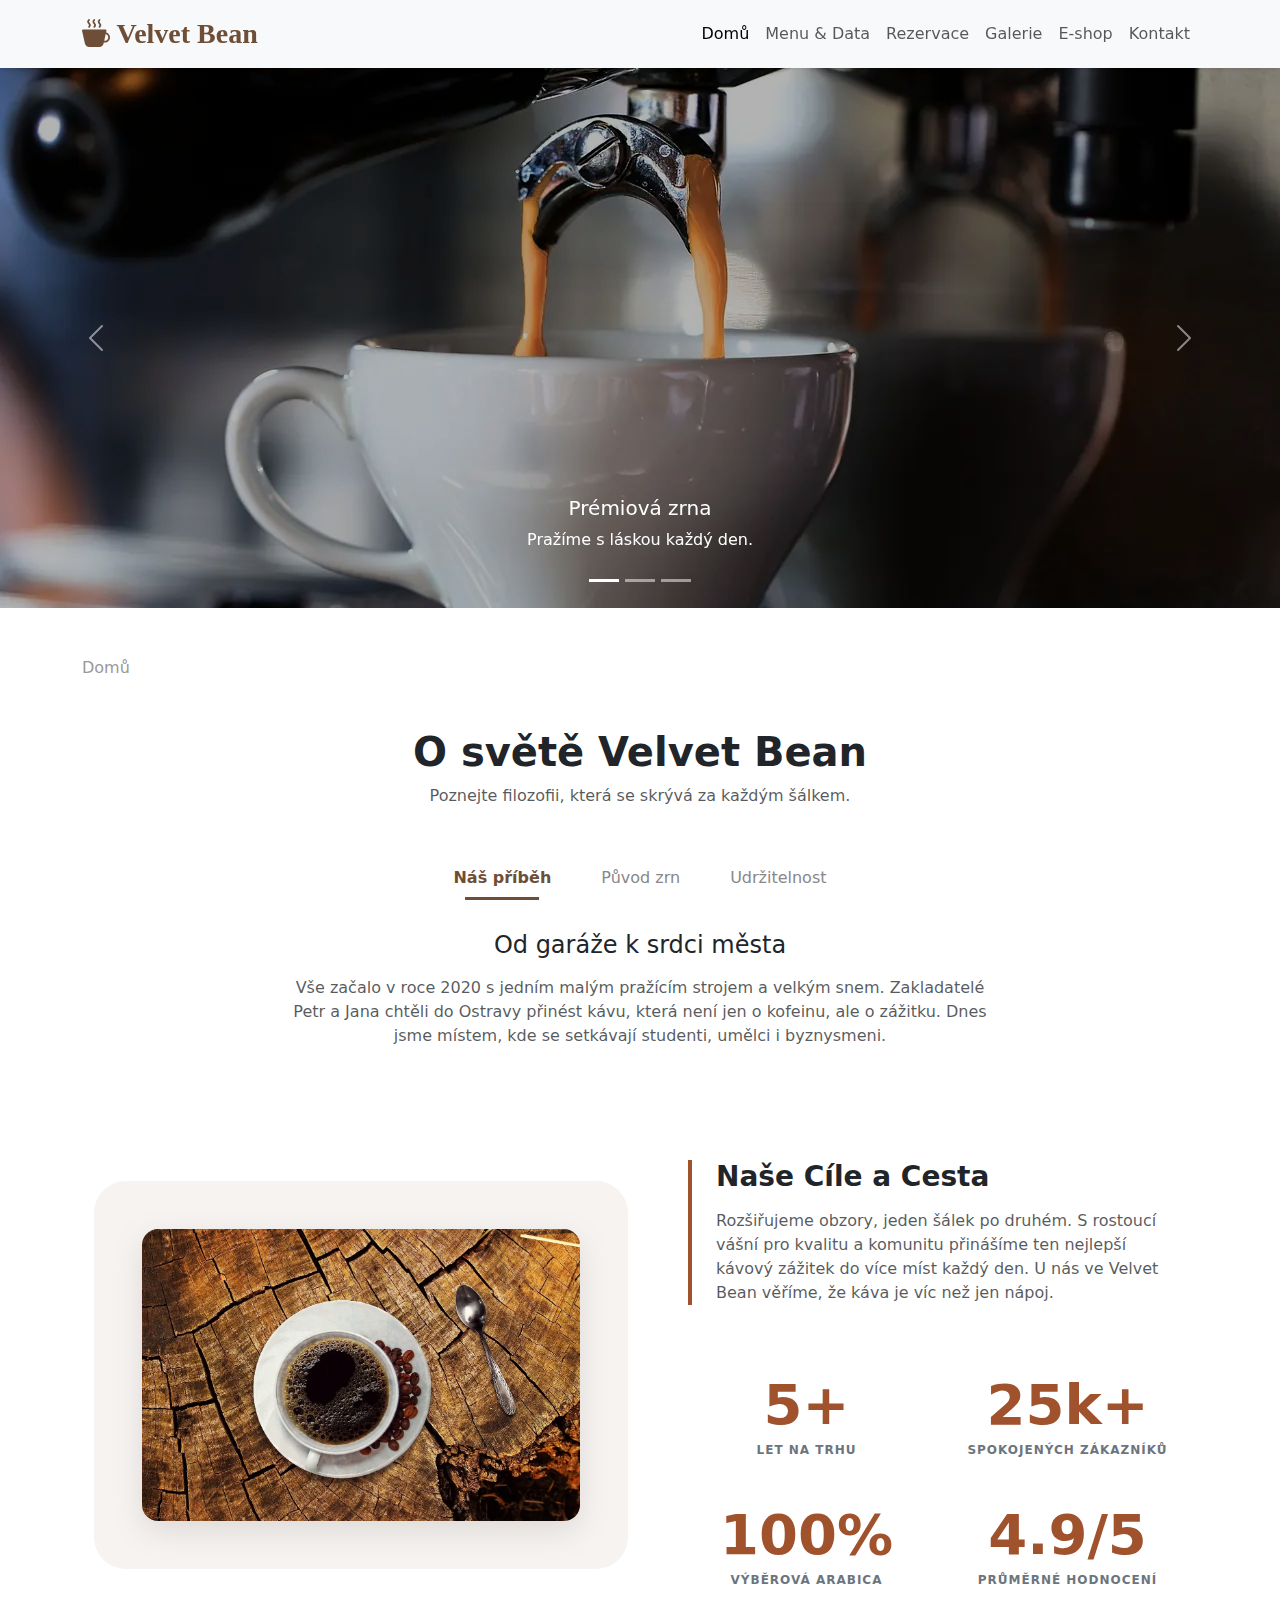
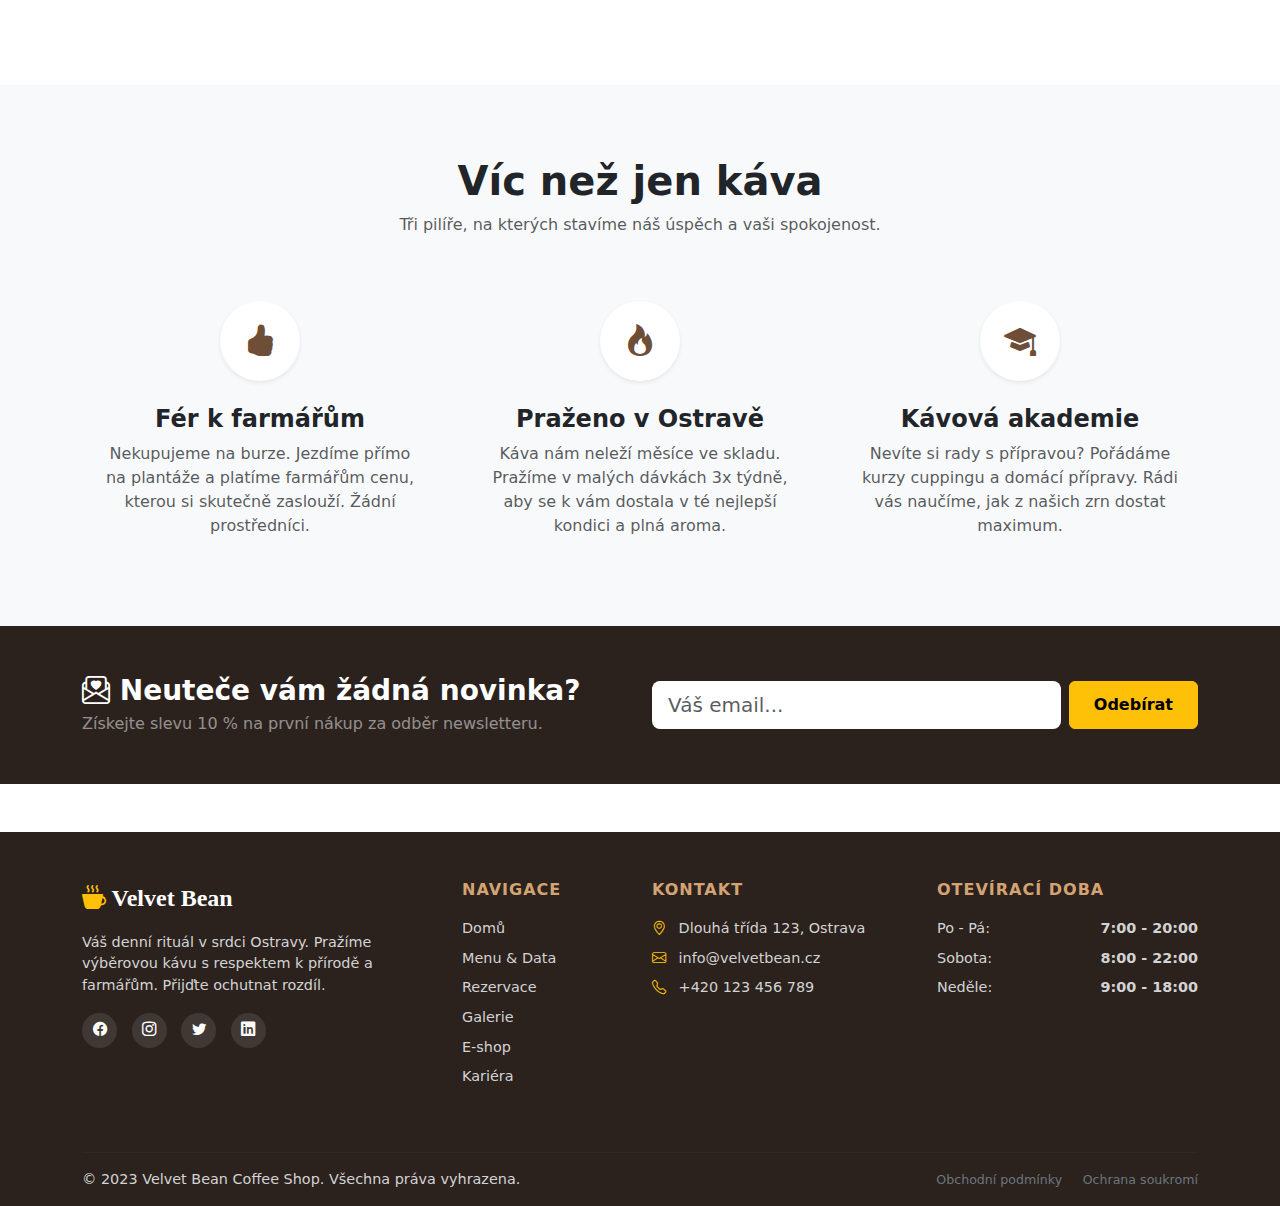
<file: index.html>
<!DOCTYPE html>
<html lang="cs">
<head>
    <meta charset="UTF-8">
    <meta name="viewport" content="width=device-width, initial-scale=1.0">
    <title>Velvet Bean Coffee Shop</title>
    <link href="https://cdn.jsdelivr.net/npm/bootstrap@5.3.0/dist/css/bootstrap.min.css" rel="stylesheet">
    <link rel="stylesheet" href="https://cdn.jsdelivr.net/npm/bootstrap-icons@1.10.5/font/bootstrap-icons.css">
    <link rel="stylesheet" href="style.css">
</head>
<body>

<nav class="navbar navbar-expand-lg navbar-light bg-light sticky-top shadow-sm">
    <div class="container">
        <a class="navbar-brand fs-3" href="index.html">
            <i class="bi bi-cup-hot-fill"></i> Velvet Bean
        </a>
        <button class="navbar-toggler" type="button" data-bs-toggle="collapse" data-bs-target="#navbarNav">
            <span class="navbar-toggler-icon"></span>
        </button>
        <div class="collapse navbar-collapse" id="navbarNav">
            <ul class="navbar-nav ms-auto">
                <li class="nav-item"><a class="nav-link active" href="index.html">Domů</a></li>
                <li class="nav-item"><a class="nav-link" href="menu.html">Menu & Data</a></li>
                <li class="nav-item"><a class="nav-link" href="reservation.html">Rezervace</a></li>
                <li class="nav-item"><a class="nav-link" href="gallery.html">Galerie</a></li>
                <li class="nav-item"><a class="nav-link" href="eshop.html">E-shop</a></li>
                <li class="nav-item"><a class="nav-link" href="contact.html">Kontakt</a></li>
            </ul>
        </div>
    </div>
</nav>

<header id="mainCarousel" class="carousel slide" data-bs-ride="carousel">
    <div class="carousel-indicators">
        <button type="button" data-bs-target="#mainCarousel" data-bs-slide-to="0" class="active"></button>
        <button type="button" data-bs-target="#mainCarousel" data-bs-slide-to="1"></button>
        <button type="button" data-bs-target="#mainCarousel" data-bs-slide-to="2"></button>
    </div>
    <div class="carousel-inner">
        <div class="carousel-item active">
            <img src="photos/coffee-4334647_1280.webp" class="d-block w-100" alt="Káva">
            <div class="carousel-caption d-none d-md-block">
                <h5>Prémiová zrna</h5>
                <p>Pražíme s láskou každý den.</p>
            </div>
        </div>
        <div class="carousel-item">
            <img src="photos/coffee-819362_1280.webp" class="d-block w-100" alt="Kavárna interiér">
            <div class="carousel-caption d-none d-md-block">
                <h5>Útulná atmosféra</h5>
                <p>Váš druhý domov.</p>
            </div>
        </div>
        <div class="carousel-item">
            <img src="photos/coffee-2139592_1280.webp" class="d-block w-100" alt="Barista">
            <div class="carousel-caption d-none d-md-block">
                <h5>Profesionální baristé</h5>
                <p>Umění v každém šálku.</p>
            </div>
        </div>
    </div>
    <button class="carousel-control-prev" type="button" data-bs-target="#mainCarousel" data-bs-slide="prev">
        <span class="carousel-control-prev-icon"></span>
    </button>
    <button class="carousel-control-next" type="button" data-bs-target="#mainCarousel" data-bs-slide="next">
        <span class="carousel-control-next-icon"></span>
    </button>
</header>

<div class="container my-5">
    <nav aria-label="breadcrumb">
        <ol class="breadcrumb">
            <li class="breadcrumb-item active" aria-current="page">Domů</li>
        </ol>
    </nav>

    <div class="container my-5">
        <div class="text-center mb-5">
            <h2 class="fw-bold display-6">O světě Velvet Bean</h2>
            <p class="text-muted">Poznejte filozofii, která se skrývá za každým šálkem.</p>
        </div>

        <ul class="nav nav-tabs nav-tabs-clean justify-content-center" id="myTab" role="tablist">
            <li class="nav-item" role="presentation">
                <button class="nav-link active" id="home-tab" data-bs-toggle="tab" data-bs-target="#story" type="button">Náš příběh</button>
            </li>
            <li class="nav-item" role="presentation">
                <button class="nav-link" id="profile-tab" data-bs-toggle="tab" data-bs-target="#beans" type="button">Původ zrn</button>
            </li>
            <li class="nav-item" role="presentation">
                <button class="nav-link" id="contact-tab" data-bs-toggle="tab" data-bs-target="#sustain" type="button">Udržitelnost</button>
            </li>
        </ul>

        <div class="tab-content mt-4" id="myTabContent">

            <div class="tab-pane fade show active" id="story">
                <div class="row justify-content-center">
                    <div class="col-lg-8 text-center"> <h4 class="mb-3">Od garáže k srdci města</h4>
                        <p class="text-muted">
                            Vše začalo v roce 2020 s jedním malým pražícím strojem a velkým snem.
                            Zakladatelé Petr a Jana chtěli do Ostravy přinést kávu, která není jen o kofeinu,
                            ale o zážitku. Dnes jsme místem, kde se setkávají studenti, umělci i byznysmeni.
                        </p>
                    </div>
                </div>
            </div>

            <div class="tab-pane fade" id="beans">
                <div class="row justify-content-center">
                    <div class="col-lg-8 text-center">
                        <h4 class="mb-3">Cesta kolem světa</h4>
                        <p class="text-muted">
                            Káva je ovoce a my s ní tak zacházíme. Spolupracujeme přímo s farmáři
                            v regionech Guji v Etiopii a Minas Gerais v Brazílii.
                            Pražíme na styl "Omni roast", abychom nezabili přirozené tóny ovoce.
                        </p>
                    </div>
                </div>
            </div>

            <div class="tab-pane fade" id="sustain">
                <div class="row justify-content-center">
                    <div class="col-lg-8 text-center">
                        <h4 class="mb-3">Planeta na prvním místě</h4>
                        <p class="text-muted">
                            Všechny naše kelímky jsou 100% kompostovatelné. Zavedli jsme systém
                            vratných kelímků "Otoč šálek" a slevu pro každého s vlastním hrnkem.
                            Kávovou sedlinu nevyhazujeme, ale dáváme ji zahrádkářům.
                        </p>
                    </div>
                </div>
            </div>

        </div>
    </div>

    <section class="py-5 my-5 bg-white">
        <div class="container">
            <div class="row align-items-center gy-5">

                <div class="col-lg-6 mb-4 mb-lg-0">
                    <div class="image-card-bg">
                        <img src="photos/coffee-2714970_1280.webp"
                             alt="Velvet Bean Signature Drink"
                             class="img-fluid rounded-4 product-image-shadow">
                    </div>
                </div>

                <div class="col-lg-6 ps-lg-5"> <div class="heading-accent-border mb-4">
                    <h3 class="fw-bold mb-3">Naše Cíle a Cesta</h3>
                    <p class="text-muted lead fs-6">
                        Rozšiřujeme obzory, jeden šálek po druhém. S rostoucí vášní pro kvalitu a komunitu přinášíme ten nejlepší kávový zážitek do více míst každý den. U nás ve Velvet Bean věříme, že káva je víc než jen nápoj.
                    </p>
                </div>

                    <div class="row text-center gy-5 mt-4">
                        <div class="col-6">
                            <div class="stat-number">5+</div>
                            <div class="stat-label">Let na trhu</div>
                        </div>
                        <div class="col-6">
                            <div class="stat-number">25k+</div>
                            <div class="stat-label">Spokojených zákazníků</div>
                        </div>
                        <div class="col-6">
                            <div class="stat-number">100%</div>
                            <div class="stat-label">Výběrová Arabica</div>
                        </div>
                        <div class="col-6">
                            <div class="stat-number">4.9/5</div>
                            <div class="stat-label">Průměrné hodnocení</div>
                        </div>
                    </div>

                </div>
            </div>
        </div>
    </section>
</div>

<section class="py-5 bg-light">
    <div class="container py-4">
        <div class="text-center mb-5">
            <h2 class="fw-bold display-6">Víc než jen káva</h2>
            <p class="text-muted">Tři pilíře, na kterých stavíme náš úspěch a vaši spokojenost.</p>
        </div>

        <div class="row g-4">

            <div class="col-md-4">
                <div class="card h-100 border-0 bg-transparent text-center">
                    <div class="card-body">
                        <div class="icon-circle mb-4 mx-auto shadow-sm">
                            <i class="bi bi-hand-thumbs-up-fill fs-2" style="color: #6f4e37;"></i>
                        </div>
                        <h4 class="card-title fw-bold">Fér k farmářům</h4>
                        <p class="card-text text-muted">
                            Nekupujeme na burze. Jezdíme přímo na plantáže a platíme farmářům cenu, kterou si skutečně zaslouží. Žádní prostředníci.
                        </p>
                    </div>
                </div>
            </div>

            <div class="col-md-4">
                <div class="card h-100 border-0 bg-transparent text-center">
                    <div class="card-body">
                        <div class="icon-circle mb-4 mx-auto shadow-sm">
                            <i class="bi bi-fire fs-2" style="color: #6f4e37;"></i>
                        </div>
                        <h4 class="card-title fw-bold">Praženo v Ostravě</h4>
                        <p class="card-text text-muted">
                            Káva nám neleží měsíce ve skladu. Pražíme v malých dávkách 3x týdně, aby se k vám dostala v té nejlepší kondici a plná aroma.
                        </p>
                    </div>
                </div>
            </div>

            <div class="col-md-4">
                <div class="card h-100 border-0 bg-transparent text-center">
                    <div class="card-body">
                        <div class="icon-circle mb-4 mx-auto shadow-sm">
                            <i class="bi bi-mortarboard-fill fs-2" style="color: #6f4e37;"></i>
                        </div>
                        <h4 class="card-title fw-bold">Kávová akademie</h4>
                        <p class="card-text text-muted">
                            Nevíte si rady s přípravou? Pořádáme kurzy cuppingu a domácí přípravy. Rádi vás naučíme, jak z našich zrn dostat maximum.
                        </p>
                    </div>
                </div>
            </div>

        </div>
    </div>
</section>

<section class="py-5 text-white" style="background-color: #2b221e;">
    <div class="container">
        <div class="row align-items-center">
            <div class="col-lg-6 mb-3 mb-lg-0 text-center text-lg-start">
                <h3 class="fw-bold mb-1"><i class="bi bi-envelope-paper-heart"></i> Neuteče vám žádná novinka?</h3>
                <p class="mb-0 text-white-50">Získejte slevu 10 % na první nákup za odběr newsletteru.</p>
            </div>
            <div class="col-lg-6">
                <form class="d-flex">
                    <input class="form-control form-control-lg me-2 border-0" type="email" placeholder="Váš email..." aria-label="Email">
                    <button class="btn btn-warning fw-bold px-4" type="button" onclick="alert('Děkujeme za odběr!')">Odebírat</button>
                </form>
            </div>
        </div>
    </div>
</section>

<footer class="footer-custom pt-5 pb-3 mt-5">
    <div class="container">
        <div class="row">

            <div class="col-lg-4 col-md-6 mb-4">
                <a href="#" class="footer-logo d-block mb-3">
                    <i class="bi bi-cup-hot-fill text-warning"></i> Velvet Bean
                </a>
                <p>
                    Váš denní rituál v srdci Ostravy. Pražíme výběrovou kávu s respektem k přírodě a farmářům. Přijďte ochutnat rozdíl.
                </p>
                <div class="mt-3">
                    <a href="#" class="social-icon"><i class="bi bi-facebook"></i></a>
                    <a href="#" class="social-icon"><i class="bi bi-instagram"></i></a>
                    <a href="#" class="social-icon"><i class="bi bi-twitter"></i></a>
                    <a href="#" class="social-icon"><i class="bi bi-linkedin"></i></a>
                </div>
            </div>

            <div class="col-lg-2 col-md-6 mb-4">
                <h5 class="footer-heading">Navigace</h5>
                <ul class="list-unstyled">
                    <li><a href="index.html" class="footer-link">Domů</a></li>
                    <li><a href="menu.html" class="footer-link">Menu & Data</a></li>
                    <li><a href="reservation.html" class="footer-link">Rezervace</a></li>
                    <li><a href="gallery.html" class="footer-link">Galerie</a></li>
                    <li><a href="eshop.html" class="footer-link">E-shop</a></li>
                    <li><a href="contact.html" class="footer-link">Kariéra</a></li>
                </ul>
            </div>

            <div class="col-lg-3 col-md-6 mb-4">
                <h5 class="footer-heading">Kontakt</h5>
                <ul class="list-unstyled">
                    <li class="mb-2">
                        <i class="bi bi-geo-alt me-2 text-warning"></i> Dlouhá třída 123, Ostrava
                    </li>
                    <li class="mb-2">
                        <i class="bi bi-envelope me-2 text-warning"></i> info@velvetbean.cz
                    </li>
                    <li class="mb-2">
                        <i class="bi bi-telephone me-2 text-warning"></i> +420 123 456 789
                    </li>
                </ul>
            </div>

            <div class="col-lg-3 col-md-6 mb-4">
                <h5 class="footer-heading">Otevírací doba</h5>
                <ul class="list-unstyled">
                    <li class="d-flex justify-content-between mb-2">
                        <span>Po - Pá:</span>
                        <span class="fw-bold">7:00 - 20:00</span>
                    </li>
                    <li class="d-flex justify-content-between mb-2">
                        <span>Sobota:</span>
                        <span class="fw-bold">8:00 - 22:00</span>
                    </li>
                    <li class="d-flex justify-content-between mb-2">
                        <span>Neděle:</span>
                        <span class="fw-bold">9:00 - 18:00</span>
                    </li>
                </ul>
            </div>
        </div>

        <hr class="footer-divider mb-3">
        <div class="row align-items-center">
            <div class="col-md-6 text-center text-md-start">
                <p class="mb-0">&copy; 2023 Velvet Bean Coffee Shop. Všechna práva vyhrazena.</p>
            </div>
            <div class="col-md-6 text-center text-md-end">
                <a href="#" class="text-secondary text-decoration-none small me-3">Obchodní podmínky</a>
                <a href="#" class="text-secondary text-decoration-none small">Ochrana soukromí</a>
            </div>
        </div>
    </div>
</footer>

<script src="https://cdn.jsdelivr.net/npm/bootstrap@5.3.0/dist/js/bootstrap.bundle.min.js"></script>
</body>
</html>
</file>
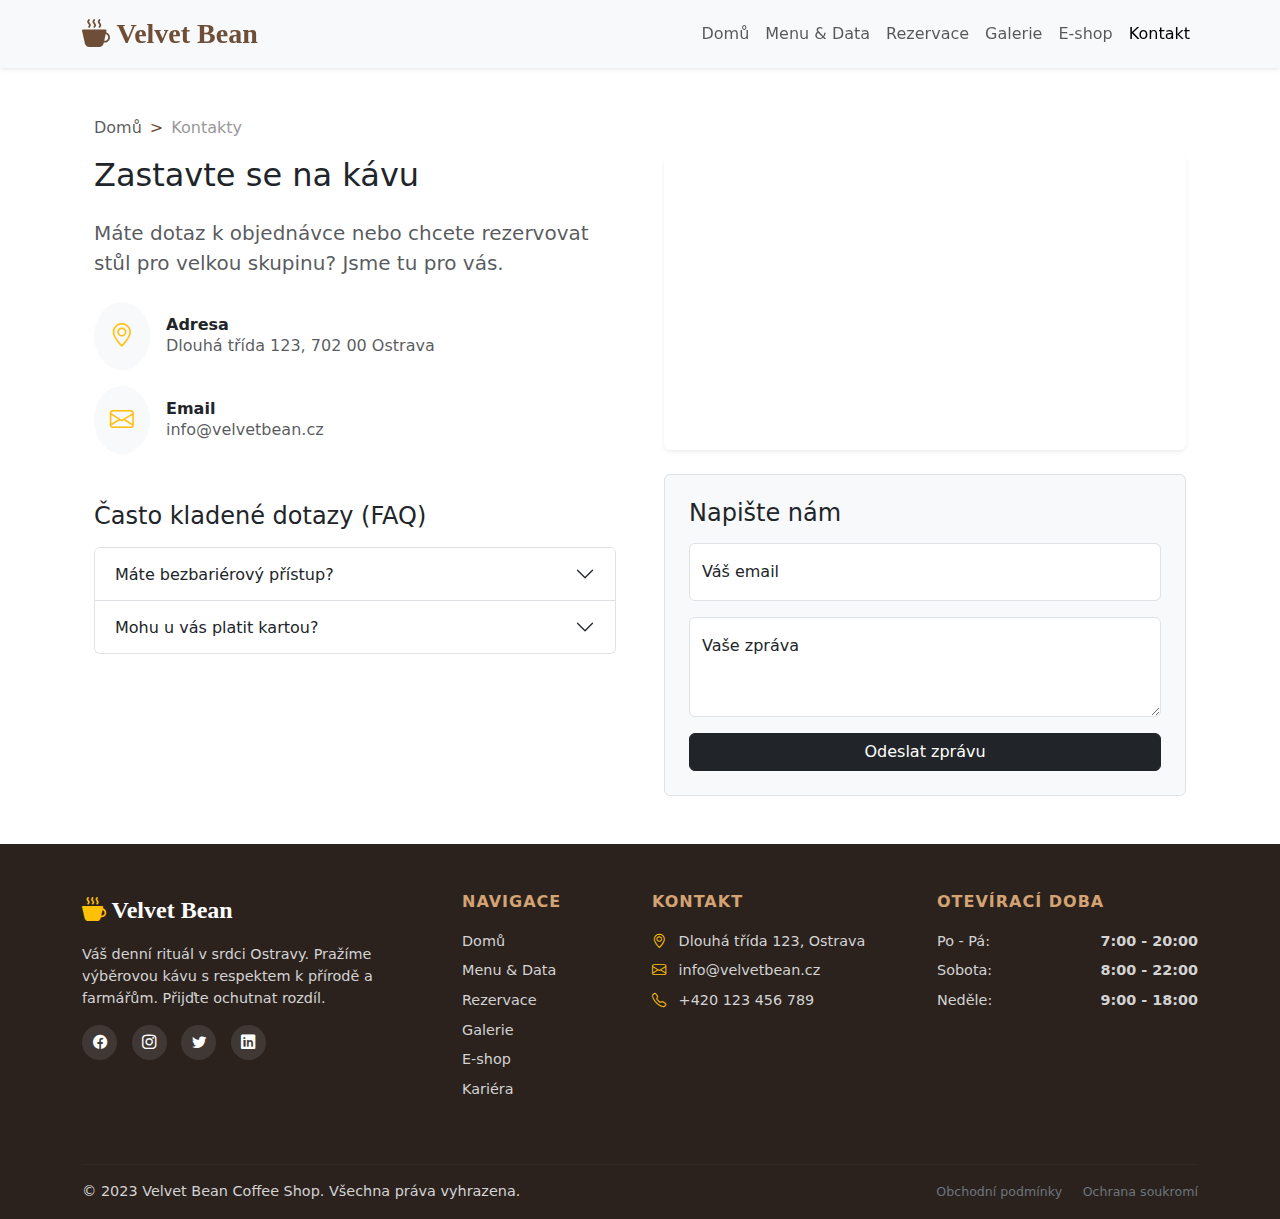
<file: contact.html>
<!DOCTYPE html>
<html lang="cs">
<head>
    <meta charset="UTF-8">
    <meta name="viewport" content="width=device-width, initial-scale=1.0">
    <title>Velvet Bean Coffee Shop</title>
    <link href="https://cdn.jsdelivr.net/npm/bootstrap@5.3.0/dist/css/bootstrap.min.css" rel="stylesheet">
    <link rel="stylesheet" href="https://cdn.jsdelivr.net/npm/bootstrap-icons@1.10.5/font/bootstrap-icons.css">
    <link rel="stylesheet" href="style.css">
</head>
<body>

<nav class="navbar navbar-expand-lg navbar-light bg-light sticky-top shadow-sm">
    <div class="container">
        <a class="navbar-brand fs-3" href="index.html">
            <i class="bi bi-cup-hot-fill"></i> Velvet Bean
        </a>
        <button class="navbar-toggler" type="button" data-bs-toggle="collapse" data-bs-target="#navbarNav">
            <span class="navbar-toggler-icon"></span>
        </button>
        <div class="collapse navbar-collapse" id="navbarNav">
            <ul class="navbar-nav ms-auto">
                <li class="nav-item"><a class="nav-link" href="index.html">Domů</a></li>
                <li class="nav-item"><a class="nav-link" href="menu.html">Menu & Data</a></li>
                <li class="nav-item"><a class="nav-link" href="reservation.html">Rezervace</a></li>
                <li class="nav-item"><a class="nav-link" href="gallery.html">Galerie</a></li>
                <li class="nav-item"><a class="nav-link" href="eshop.html">E-shop</a></li>
                <li class="nav-item"><a class="nav-link active" href="contact.html">Kontakt</a></li>
            </ul>
        </div>
    </div>
</nav>

<div class="container my-5">
    <nav aria-label="breadcrumb" class="my-3">
        <div class="container">
            <ol class="breadcrumb">
                <li class="breadcrumb-item"><a href="index.html" class="text-decoration-none text-muted">Domů</a></li>
                <li class="breadcrumb-item active">Kontakty</li>
            </ol>
        </div>
    </nav>

    <div class="container mb-5">
        <div class="row g-5">

            <div class="col-lg-6">
                <h2 class="mb-4">Zastavte se na kávu</h2>
                <p class="lead text-muted mb-4">Máte dotaz k objednávce nebo chcete rezervovat stůl pro velkou skupinu? Jsme tu pro vás.</p>

                <div class="d-flex mb-3 align-items-center">
                    <div class="bg-light rounded-circle p-3 me-3 text-warning">
                        <i class="bi bi-geo-alt fs-4"></i>
                    </div>
                    <div>
                        <h6 class="mb-0 fw-bold">Adresa</h6>
                        <p class="mb-0 text-muted">Dlouhá třída 123, 702 00 Ostrava</p>
                    </div>
                </div>

                <div class="d-flex mb-3 align-items-center">
                    <div class="bg-light rounded-circle p-3 me-3 text-warning">
                        <i class="bi bi-envelope fs-4"></i>
                    </div>
                    <div>
                        <h6 class="mb-0 fw-bold">Email</h6>
                        <p class="mb-0 text-muted">info@velvetbean.cz</p>
                    </div>
                </div>

                <h4 class="mt-5 mb-3">Často kladené dotazy (FAQ)</h4>
                <div class="accordion" id="faqAccordion">
                    <div class="accordion-item">
                        <h2 class="accordion-header" id="headingOne">
                            <button class="accordion-button collapsed" type="button" data-bs-toggle="collapse" data-bs-target="#collapseOne">
                                Máte bezbariérový přístup?
                            </button>
                        </h2>
                        <div id="collapseOne" class="accordion-collapse collapse" data-bs-parent="#faqAccordion">
                            <div class="accordion-body">
                                Ano, do naší kavárny se pohodlně dostanete i s kočárkem nebo na vozíku. Máme připravenou nájezdovou rampu.
                            </div>
                        </div>
                    </div>
                    <div class="accordion-item">
                        <h2 class="accordion-header" id="headingTwo">
                            <button class="accordion-button collapsed" type="button" data-bs-toggle="collapse" data-bs-target="#collapseTwo">
                                Mohu u vás platit kartou?
                            </button>
                        </h2>
                        <div id="collapseTwo" class="accordion-collapse collapse" data-bs-parent="#faqAccordion">
                            <div class="accordion-body">
                                Samozřejmě, akceptujeme všechny běžné platební karty (Visa, MC) i platby telefonem/hodinkami.
                            </div>
                        </div>
                    </div>
                </div>
            </div>

            <div class="col-lg-6">
                <div class="ratio ratio-16x9 mb-4 rounded overflow-hidden shadow-sm">
                    <iframe src="https://www.google.com/maps/embed?pb=!1m18!1m12!1m3!1d2573.123456789!2d18.29!3d49.83!2m3!1f0!2f0!3f0!3m2!1i1024!2i768!4f13.1!3m3!1m2!1s0x0%3A0x0!2zNDnCsDQ5JzU5LjkiTiAxOMKwMTcnNTkuOSJF!5e0!3m2!1scs!2scz!4v1600000000000!5m2!1scs!2scz" style="border:0;" allowfullscreen="" loading="lazy"></iframe>
                </div>

                <div class="p-4 bg-light rounded border">
                    <h4 class="mb-3">Napište nám</h4>
                    <form>
                        <div class="form-floating mb-3">
                            <input type="email" class="form-control" id="floatingInput" placeholder="name@example.com">
                            <label for="floatingInput">Váš email</label>
                        </div>
                        <div class="form-floating mb-3">
                            <textarea class="form-control" placeholder="Zpráva" id="floatingTextarea" style="height: 100px"></textarea>
                            <label for="floatingTextarea">Vaše zpráva</label>
                        </div>
                        <button type="submit" class="btn btn-dark w-100">Odeslat zprávu</button>
                    </form>
                </div>
            </div>
        </div>
    </div>
</div>

<footer class="footer-custom pt-5 pb-3 mt-5">
    <div class="container">
        <div class="row">

            <div class="col-lg-4 col-md-6 mb-4">
                <a href="#" class="footer-logo d-block mb-3">
                    <i class="bi bi-cup-hot-fill text-warning"></i> Velvet Bean
                </a>
                <p>
                    Váš denní rituál v srdci Ostravy. Pražíme výběrovou kávu s respektem k přírodě a farmářům. Přijďte ochutnat rozdíl.
                </p>
                <div class="mt-3">
                    <a href="#" class="social-icon"><i class="bi bi-facebook"></i></a>
                    <a href="#" class="social-icon"><i class="bi bi-instagram"></i></a>
                    <a href="#" class="social-icon"><i class="bi bi-twitter"></i></a>
                    <a href="#" class="social-icon"><i class="bi bi-linkedin"></i></a>
                </div>
            </div>

            <div class="col-lg-2 col-md-6 mb-4">
                <h5 class="footer-heading">Navigace</h5>
                <ul class="list-unstyled">
                    <li><a href="index.html" class="footer-link">Domů</a></li>
                    <li><a href="menu.html" class="footer-link">Menu & Data</a></li>
                    <li><a href="reservation.html" class="footer-link">Rezervace</a></li>
                    <li><a href="gallery.html" class="footer-link">Galerie</a></li>
                    <li><a href="eshop.html" class="footer-link">E-shop</a></li>
                    <li><a href="contact.html" class="footer-link">Kariéra</a></li>
                </ul>
            </div>

            <div class="col-lg-3 col-md-6 mb-4">
                <h5 class="footer-heading">Kontakt</h5>
                <ul class="list-unstyled">
                    <li class="mb-2">
                        <i class="bi bi-geo-alt me-2 text-warning"></i> Dlouhá třída 123, Ostrava
                    </li>
                    <li class="mb-2">
                        <i class="bi bi-envelope me-2 text-warning"></i> info@velvetbean.cz
                    </li>
                    <li class="mb-2">
                        <i class="bi bi-telephone me-2 text-warning"></i> +420 123 456 789
                    </li>
                </ul>
            </div>

            <div class="col-lg-3 col-md-6 mb-4">
                <h5 class="footer-heading">Otevírací doba</h5>
                <ul class="list-unstyled">
                    <li class="d-flex justify-content-between mb-2">
                        <span>Po - Pá:</span>
                        <span class="fw-bold">7:00 - 20:00</span>
                    </li>
                    <li class="d-flex justify-content-between mb-2">
                        <span>Sobota:</span>
                        <span class="fw-bold">8:00 - 22:00</span>
                    </li>
                    <li class="d-flex justify-content-between mb-2">
                        <span>Neděle:</span>
                        <span class="fw-bold">9:00 - 18:00</span>
                    </li>
                </ul>
            </div>
        </div>

        <hr class="footer-divider mb-3">
        <div class="row align-items-center">
            <div class="col-md-6 text-center text-md-start">
                <p class="mb-0">&copy; 2023 Velvet Bean Coffee Shop. Všechna práva vyhrazena.</p>
            </div>
            <div class="col-md-6 text-center text-md-end">
                <a href="#" class="text-secondary text-decoration-none small me-3">Obchodní podmínky</a>
                <a href="#" class="text-secondary text-decoration-none small">Ochrana soukromí</a>
            </div>
        </div>
    </div>
</footer>

<script src="https://cdn.jsdelivr.net/npm/bootstrap@5.3.0/dist/js/bootstrap.bundle.min.js"></script>
</body>
</html>
</file>
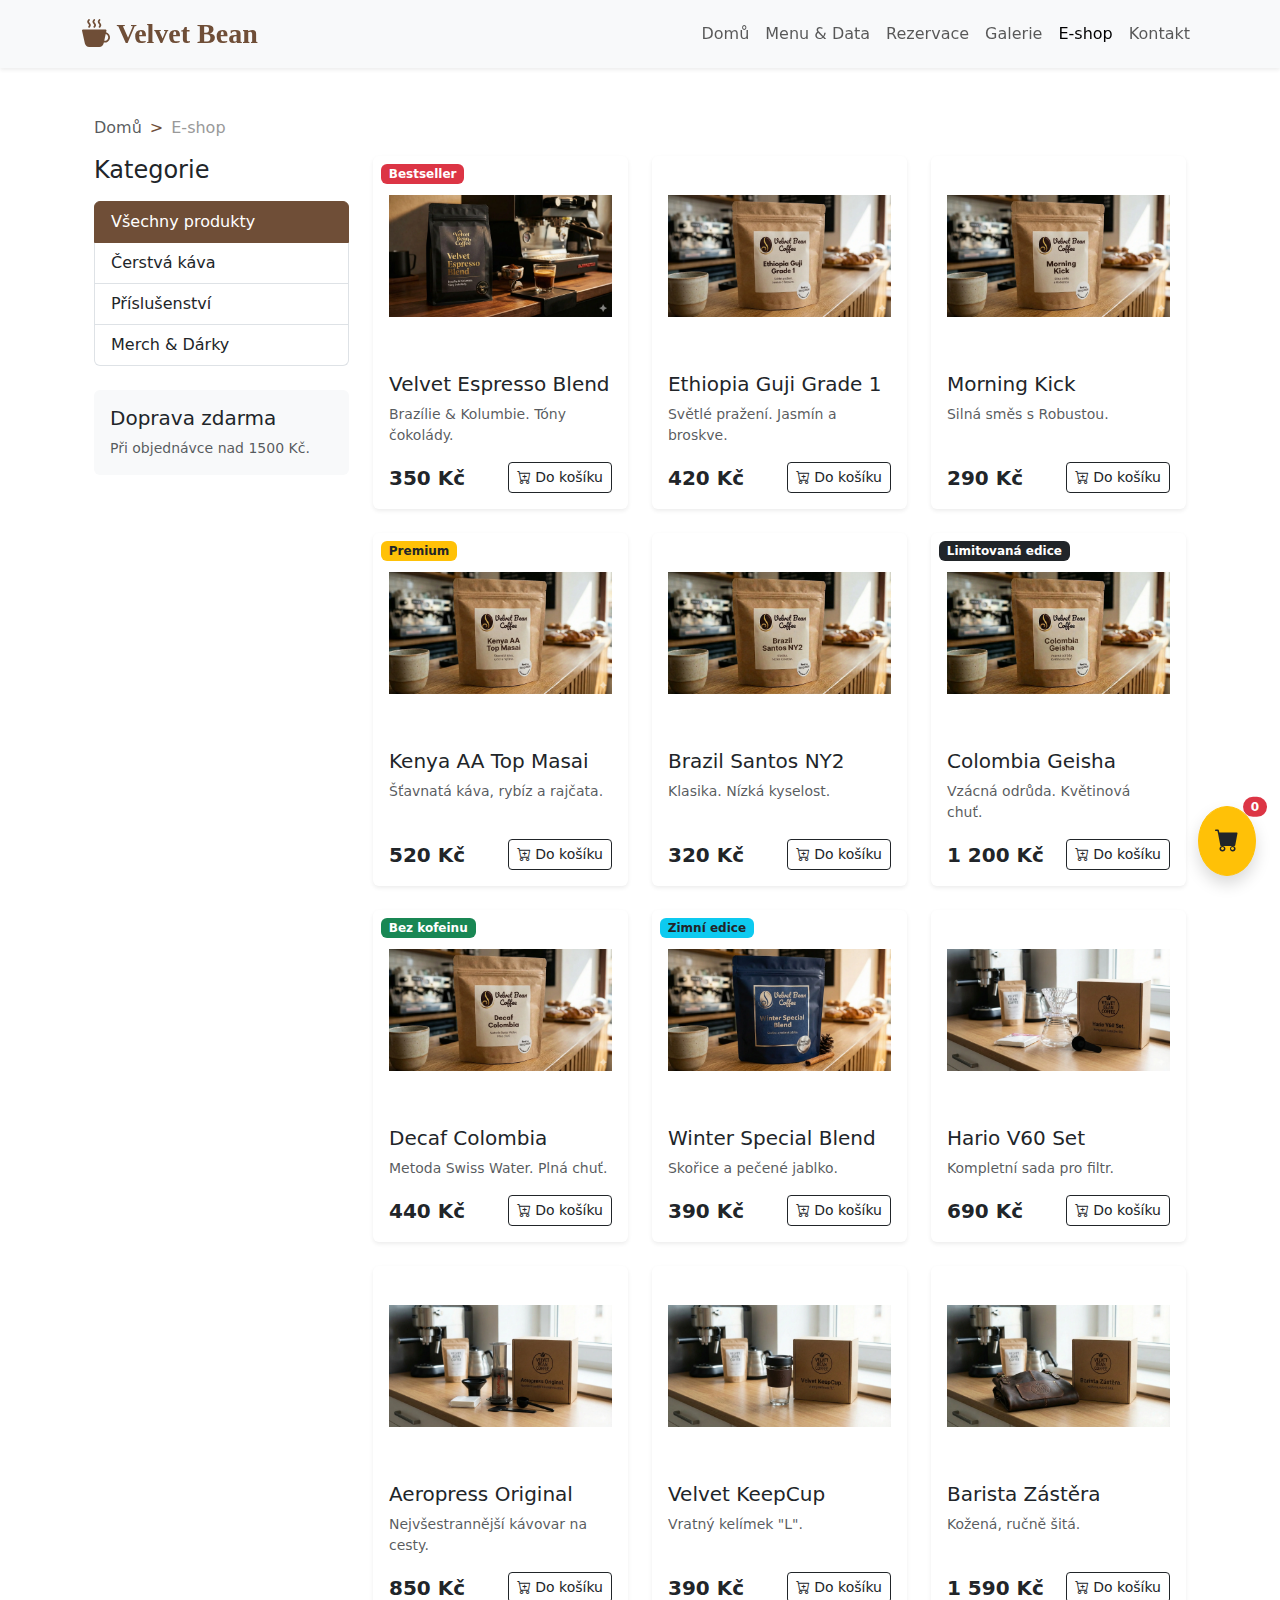
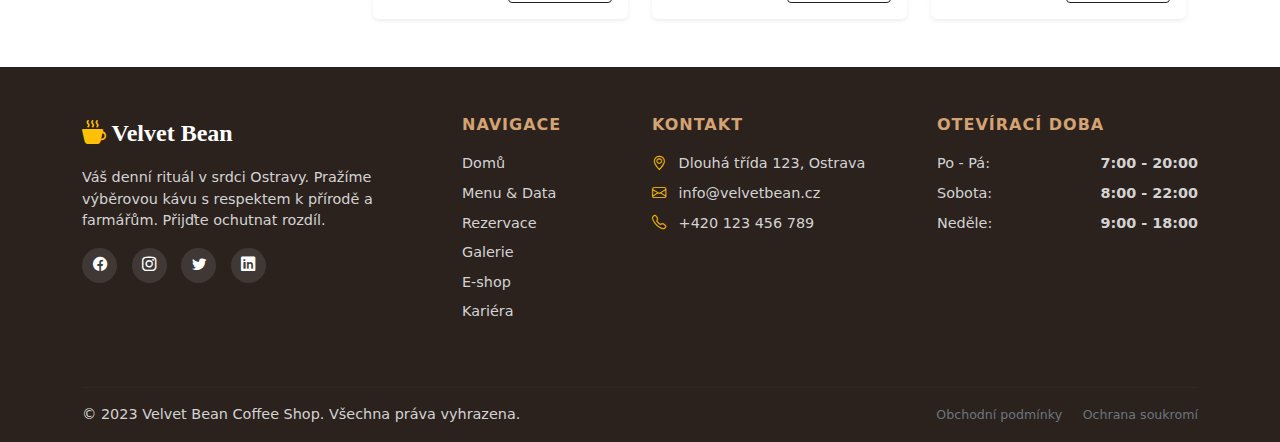
<file: eshop.html>
<!DOCTYPE html>
<html lang="cs">
<head>
    <meta charset="UTF-8">
    <meta name="viewport" content="width=device-width, initial-scale=1.0">
    <title>Velvet Bean Coffee Shop</title>
    <link href="https://cdn.jsdelivr.net/npm/bootstrap@5.3.0/dist/css/bootstrap.min.css" rel="stylesheet">
    <link rel="stylesheet" href="https://cdn.jsdelivr.net/npm/bootstrap-icons@1.10.5/font/bootstrap-icons.css">
    <link rel="stylesheet" href="style.css">
</head>
<body>

<nav class="navbar navbar-expand-lg navbar-light bg-light sticky-top shadow-sm">
    <div class="container">
        <a class="navbar-brand fs-3" href="index.html">
            <i class="bi bi-cup-hot-fill"></i> Velvet Bean
        </a>
        <button class="navbar-toggler" type="button" data-bs-toggle="collapse" data-bs-target="#navbarNav">
            <span class="navbar-toggler-icon"></span>
        </button>
        <div class="collapse navbar-collapse" id="navbarNav">
            <ul class="navbar-nav ms-auto">
                <li class="nav-item"><a class="nav-link" href="index.html">Domů</a></li>
                <li class="nav-item"><a class="nav-link" href="menu.html">Menu & Data</a></li>
                <li class="nav-item"><a class="nav-link" href="reservation.html">Rezervace</a></li>
                <li class="nav-item"><a class="nav-link" href="gallery.html">Galerie</a></li>
                <li class="nav-item"><a class="nav-link active" href="eshop.html">E-shop</a></li>
                <li class="nav-item"><a class="nav-link" href="contact.html">Kontakt</a></li>
            </ul>
        </div>
    </div>
</nav>

<div class="container my-5">
    <nav aria-label="breadcrumb" class="my-3">
        <div class="container">
            <ol class="breadcrumb">
                <li class="breadcrumb-item"><a href="index.html" class="text-decoration-none text-muted">Domů</a></li>
                <li class="breadcrumb-item active">E-shop</li>
            </ol>
        </div>
    </nav>

    <button class="btn btn-warning rounded-circle shadow p-3 position-fixed bottom-0 end-0 m-4" style="z-index: 1000;" data-bs-toggle="modal" data-bs-target="#cartModal">
        <i class="bi bi-cart-fill fs-4 text-dark"></i>
        <span class="position-absolute top-0 start-100 translate-middle badge rounded-pill bg-danger" id="cart-count">
        0
    </span>
    </button>

    <div class="container mb-5">
        <div class="row">

            <div class="col-lg-3 mb-4">
                <h4 class="mb-3">Kategorie</h4>
                <div class="list-group" id="shop-filters">
                    <a href="#" class="list-group-item list-group-item-action active" data-filter="all">Všechny produkty</a>
                    <a href="#" class="list-group-item list-group-item-action" data-filter="kava">Čerstvá káva</a>
                    <a href="#" class="list-group-item list-group-item-action" data-filter="prislusenstvi">Příslušenství</a>
                    <a href="#" class="list-group-item list-group-item-action" data-filter="merch">Merch & Dárky</a>
                </div>

                <div class="card mt-4 bg-light border-0">
                    <div class="card-body">
                        <h5>Doprava zdarma</h5>
                        <p class="small text-muted mb-0">Při objednávce nad 1500 Kč.</p>
                    </div>
                </div>
            </div>
            <div class="col-lg-9">

                <div class="row g-4" id="product-list">

                    <div class="col-md-4 col-sm-6 shop-item" data-category="kava">
                        <div class="card h-100 border-0 shadow-sm">
                            <span class="position-absolute top-0 start-0 badge bg-danger m-2">Bestseller</span>
                            <img src="photos/eshop_coffee/velvet_espresso_blend.webp" class="card-img-top p-3" alt="Káva" style="height: 200px; object-fit: contain;">
                            <div class="card-body d-flex flex-column">
                                <h5 class="card-title">Velvet Espresso Blend</h5>
                                <p class="card-text text-muted small">Brazílie & Kolumbie. Tóny čokolády.</p>
                                <div class="mt-auto d-flex justify-content-between align-items-center">
                                    <span class="fw-bold fs-5">350 Kč</span>
                                    <button class="btn btn-outline-dark btn-sm" onclick="addToCart('Velvet Espresso Blend', 350)">
                                        <i class="bi bi-cart-plus"></i> Do košíku
                                    </button>
                                </div>
                            </div>
                        </div>
                    </div>

                    <div class="col-md-4 col-sm-6 shop-item" data-category="kava">
                        <div class="card h-100 border-0 shadow-sm">
                            <img src="photos/eshop_coffee/ethiopia_guji.webp" class="card-img-top p-3" alt="Káva" style="height: 200px; object-fit: contain;">
                            <div class="card-body d-flex flex-column">
                                <h5 class="card-title">Ethiopia Guji Grade 1</h5>
                                <p class="card-text text-muted small">Světlé pražení. Jasmín a broskve.</p>
                                <div class="mt-auto d-flex justify-content-between align-items-center">
                                    <span class="fw-bold fs-5">420 Kč</span>
                                    <button class="btn btn-outline-dark btn-sm" onclick="addToCart('Ethiopia Guji Grade 1', 420)">
                                        <i class="bi bi-cart-plus"></i> Do košíku
                                    </button>
                                </div>
                            </div>
                        </div>
                    </div>

                    <div class="col-md-4 col-sm-6 shop-item" data-category="kava">
                        <div class="card h-100 border-0 shadow-sm">
                            <img src="photos/eshop_coffee/morning_kick.webp" class="card-img-top p-3" alt="Káva" style="height: 200px; object-fit: contain;">
                            <div class="card-body d-flex flex-column">
                                <h5 class="card-title">Morning Kick</h5>
                                <p class="card-text text-muted small">Silná směs s Robustou.</p>
                                <div class="mt-auto d-flex justify-content-between align-items-center">
                                    <span class="fw-bold fs-5">290 Kč</span>
                                    <button class="btn btn-outline-dark btn-sm" onclick="addToCart('Morning Kick', 290)">
                                        <i class="bi bi-cart-plus"></i> Do košíku
                                    </button>
                                </div>
                            </div>
                        </div>
                    </div>

                    <div class="col-md-4 col-sm-6 shop-item" data-category="kava">
                        <div class="card h-100 border-0 shadow-sm">
                            <span class="position-absolute top-0 start-0 badge bg-warning text-dark m-2">Premium</span>
                            <img src="photos/eshop_coffee/kenya_top_masai.webp" class="card-img-top p-3" alt="Káva" style="height: 200px; object-fit: contain;">
                            <div class="card-body d-flex flex-column">
                                <h5 class="card-title">Kenya AA Top Masai</h5>
                                <p class="card-text text-muted small">Šťavnatá káva, rybíz a rajčata.</p>
                                <div class="mt-auto d-flex justify-content-between align-items-center">
                                    <span class="fw-bold fs-5">520 Kč</span>
                                    <button class="btn btn-outline-dark btn-sm" onclick="addToCart('Kenya AA Top Masai', 520)">
                                        <i class="bi bi-cart-plus"></i> Do košíku
                                    </button>
                                </div>
                            </div>
                        </div>
                    </div>

                    <div class="col-md-4 col-sm-6 shop-item" data-category="kava">
                        <div class="card h-100 border-0 shadow-sm">
                            <img src="photos/eshop_coffee/brazil_santos.webp" class="card-img-top p-3" alt="Káva" style="height: 200px; object-fit: contain;">
                            <div class="card-body d-flex flex-column">
                                <h5 class="card-title">Brazil Santos NY2</h5>
                                <p class="card-text text-muted small">Klasika. Nízká kyselost.</p>
                                <div class="mt-auto d-flex justify-content-between align-items-center">
                                    <span class="fw-bold fs-5">320 Kč</span>
                                    <button class="btn btn-outline-dark btn-sm" onclick="addToCart('Brazil Santos NY2', 320)">
                                        <i class="bi bi-cart-plus"></i> Do košíku
                                    </button>
                                </div>
                            </div>
                        </div>
                    </div>

                    <div class="col-md-4 col-sm-6 shop-item" data-category="kava">
                        <div class="card h-100 border-0 shadow-sm border-warning">
                            <span class="position-absolute top-0 start-0 badge bg-dark m-2">Limitovaná edice</span>
                            <img src="photos/eshop_coffee/colombia_geisha.webp" class="card-img-top p-3" alt="Káva" style="height: 200px; object-fit: contain;">
                            <div class="card-body d-flex flex-column">
                                <h5 class="card-title">Colombia Geisha</h5>
                                <p class="card-text text-muted small">Vzácná odrůda. Květinová chuť.</p>
                                <div class="mt-auto d-flex justify-content-between align-items-center">
                                    <span class="fw-bold fs-5 text-dark">1 200 Kč</span>
                                    <button class="btn btn-outline-dark btn-sm" onclick="addToCart('Colombia Geisha', 1200)">
                                        <i class="bi bi-cart-plus"></i> Do košíku
                                    </button>
                                </div>
                            </div>
                        </div>
                    </div>

                    <div class="col-md-4 col-sm-6 shop-item" data-category="kava">
                        <div class="card h-100 border-0 shadow-sm">
                            <span class="position-absolute top-0 start-0 badge bg-success m-2">Bez kofeinu</span>
                            <img src="photos/eshop_coffee/decaf_colombia.webp" class="card-img-top p-3" alt="Káva" style="height: 200px; object-fit: contain;">
                            <div class="card-body d-flex flex-column">
                                <h5 class="card-title">Decaf Colombia</h5>
                                <p class="card-text text-muted small">Metoda Swiss Water. Plná chuť.</p>
                                <div class="mt-auto d-flex justify-content-between align-items-center">
                                    <span class="fw-bold fs-5">440 Kč</span>
                                    <button class="btn btn-outline-dark btn-sm" onclick="addToCart('Decaf Colombia', 440)">
                                        <i class="bi bi-cart-plus"></i> Do košíku
                                    </button>
                                </div>
                            </div>
                        </div>
                    </div>

                    <div class="col-md-4 col-sm-6 shop-item" data-category="kava">
                        <div class="card h-100 border-0 shadow-sm">
                            <span class="position-absolute top-0 start-0 badge bg-info text-dark m-2">Zimní edice</span>
                            <img src="photos/eshop_coffee/winter_special_blend.webp" class="card-img-top p-3" alt="Káva" style="height: 200px; object-fit: contain;">
                            <div class="card-body d-flex flex-column">
                                <h5 class="card-title">Winter Special Blend</h5>
                                <p class="card-text text-muted small">Skořice a pečené jablko.</p>
                                <div class="mt-auto d-flex justify-content-between align-items-center">
                                    <span class="fw-bold fs-5">390 Kč</span>
                                    <button class="btn btn-outline-dark btn-sm" onclick="addToCart('Winter Special Blend', 390)">
                                        <i class="bi bi-cart-plus"></i> Do košíku
                                    </button>
                                </div>
                            </div>
                        </div>
                    </div>

                    <div class="col-md-4 col-sm-6 shop-item" data-category="prislusenstvi">
                        <div class="card h-100 border-0 shadow-sm">
                            <img src="photos/eshop_acsesory/hario_v60_set.webp" class="card-img-top p-3" alt="V60" style="height: 200px; object-fit: contain;">
                            <div class="card-body d-flex flex-column">
                                <h5 class="card-title">Hario V60 Set</h5>
                                <p class="card-text text-muted small">Kompletní sada pro filtr.</p>
                                <div class="mt-auto d-flex justify-content-between align-items-center">
                                    <span class="fw-bold fs-5">690 Kč</span>
                                    <button class="btn btn-outline-dark btn-sm" onclick="addToCart('Hario V60 Set', 690)">
                                        <i class="bi bi-cart-plus"></i> Do košíku
                                    </button>
                                </div>
                            </div>
                        </div>
                    </div>

                    <div class="col-md-4 col-sm-6 shop-item" data-category="prislusenstvi">
                        <div class="card h-100 border-0 shadow-sm">
                            <img src="photos/eshop_acsesory/aeropress.webp" class="card-img-top p-3" alt="Aeropress" style="height: 200px; object-fit: contain;">
                            <div class="card-body d-flex flex-column">
                                <h5 class="card-title">Aeropress Original</h5>
                                <p class="card-text text-muted small">Nejvšestrannější kávovar na cesty.</p>
                                <div class="mt-auto d-flex justify-content-between align-items-center">
                                    <span class="fw-bold fs-5">850 Kč</span>
                                    <button class="btn btn-outline-dark btn-sm" onclick="addToCart('Aeropress Original', 850)">
                                        <i class="bi bi-cart-plus"></i> Do košíku
                                    </button>
                                </div>
                            </div>
                        </div>
                    </div>

                    <div class="col-md-4 col-sm-6 shop-item" data-category="merch">
                        <div class="card h-100 border-0 shadow-sm">
                            <img src="photos/eshop_acsesory/velvet_keep_cup.webp" class="card-img-top p-3" alt="Hrnek" style="height: 200px; object-fit: contain;">
                            <div class="card-body d-flex flex-column">
                                <h5 class="card-title">Velvet KeepCup</h5>
                                <p class="card-text text-muted small">Vratný kelímek "L".</p>
                                <div class="mt-auto d-flex justify-content-between align-items-center">
                                    <span class="fw-bold fs-5">390 Kč</span>
                                    <button class="btn btn-outline-dark btn-sm" onclick="addToCart('Velvet KeepCup', 390)">
                                        <i class="bi bi-cart-plus"></i> Do košíku
                                    </button>
                                </div>
                            </div>
                        </div>
                    </div>

                    <div class="col-md-4 col-sm-6 shop-item" data-category="merch">
                        <div class="card h-100 border-0 shadow-sm">
                            <img src="photos/eshop_acsesory/zastera.webp" class="card-img-top p-3" alt="Zástěra" style="height: 200px; object-fit: contain;">
                            <div class="card-body d-flex flex-column">
                                <h5 class="card-title">Barista Zástěra</h5>
                                <p class="card-text text-muted small">Kožená, ručně šitá.</p>
                                <div class="mt-auto d-flex justify-content-between align-items-center">
                                    <span class="fw-bold fs-5">1 590 Kč</span>
                                    <button class="btn btn-outline-dark btn-sm" onclick="addToCart('Barista Zástěra', 1590)">
                                        <i class="bi bi-cart-plus"></i> Do košíku
                                    </button>
                                </div>
                            </div>
                        </div>
                    </div>

                </div>
            </div>
        </div>
    </div>

    <div class="modal fade" id="cartModal" tabindex="-1" aria-hidden="true">
        <div class="modal-dialog modal-lg">
            <div class="modal-content">
                <div class="modal-header bg-light">
                    <h5 class="modal-title"><i class="bi bi-cart3"></i> Váš nákupní košík</h5>
                    <button type="button" class="btn-close" data-bs-dismiss="modal"></button>
                </div>
                <div class="modal-body">
                    <div class="table-responsive mb-4">
                        <table class="table table-hover align-middle">
                            <thead class="table-light">
                            <tr>
                                <th>Produkt</th>
                                <th>Mn.</th>
                                <th>Cena</th>
                                <th></th>
                            </tr>
                            </thead>
                            <tbody id="cart-table-body">
                            </tbody>
                        </table>
                    </div>

                    <form id="checkout-form">
                        <div class="row g-4 bg-light p-3 rounded border mx-1">

                            <div class="col-md-6">
                                <h6 class="fw-bold mb-3"><i class="bi bi-truck"></i> Způsob dopravy</h6>

                                <div class="form-check mb-2">
                                    <input class="form-check-input" type="radio" name="shipping" id="ship1" value="PPL" data-price="99" checked onchange="calculateTotal()">
                                    <label class="form-check-label d-flex justify-content-between" for="ship1">
                                        <span>PPL Kurýr</span>
                                        <span class="fw-bold">99 Kč</span>
                                    </label>
                                </div>

                                <div class="form-check mb-2">
                                    <input class="form-check-input" type="radio" name="shipping" id="ship2" value="Zásilkovna" data-price="79" onchange="calculateTotal()">
                                    <label class="form-check-label d-flex justify-content-between" for="ship2">
                                        <span>Zásilkovna (Z-Box)</span>
                                        <span class="fw-bold">79 Kč</span>
                                    </label>
                                </div>

                                <div class="form-check">
                                    <input class="form-check-input" type="radio" name="shipping" id="ship3" value="Balíkovna" data-price="65" onchange="calculateTotal()">
                                    <label class="form-check-label d-flex justify-content-between" for="ship3">
                                        <span>Balíkovna</span>
                                        <span class="fw-bold">65 Kč</span>
                                    </label>
                                </div>
                            </div>

                            <div class="col-md-6 border-start-md">
                                <h6 class="fw-bold mb-3"><i class="bi bi-credit-card"></i> Způsob platby</h6>

                                <div class="form-check mb-2">
                                    <input class="form-check-input" type="radio" name="payment" id="pay1" value="Karta" data-price="0" checked onchange="calculateTotal()">
                                    <label class="form-check-label d-flex justify-content-between" for="pay1">
                                        <span>Platba kartou online</span>
                                        <span class="text-success">Zdarma</span>
                                    </label>
                                </div>

                                <div class="form-check mb-2">
                                    <input class="form-check-input" type="radio" name="payment" id="pay2" value="Převod" data-price="0" onchange="calculateTotal()">
                                    <label class="form-check-label d-flex justify-content-between" for="pay2">
                                        <span>Převod z účtu</span>
                                        <span class="text-success">Zdarma</span>
                                    </label>
                                </div>

                                <div class="form-check">
                                    <input class="form-check-input" type="radio" name="payment" id="pay3" value="Dobírka" data-price="39" onchange="calculateTotal()">
                                    <label class="form-check-label d-flex justify-content-between" for="pay3">
                                        <span>Dobírka</span>
                                        <span class="fw-bold">39 Kč</span>
                                    </label>
                                </div>
                            </div>
                        </div>
                    </form>

                    <div class="text-end mt-4">
                        <p class="mb-1 text-muted">Cena za zboží: <span id="subtotal-price">0 Kč</span></p>
                        <p class="mb-1 text-muted">Doprava a platba: <span id="shipping-price">0 Kč</span></p>
                        <h4 class="mt-2">Celkem k úhradě: <span id="grand-total" class="text-success fw-bold display-6 fs-3">0 Kč</span></h4>
                    </div>
                </div>
                <div class="modal-footer">
                    <button type="button" class="btn btn-secondary" data-bs-dismiss="modal">Pokračovat v nákupu</button>
                    <button type="button" class="btn btn-primary" onclick="finishOrder()">Dokončit objednávku</button>
                </div>
            </div>
        </div>
    </div>

    <script>
        // Globální proměnná košíku
        let cart = [];

        // Přidání do košíku
        function addToCart(name, price) {
            const existingItem = cart.find(item => item.name === name);
            if (existingItem) {
                existingItem.quantity += 1;
            } else {
                cart.push({ name: name, price: price, quantity: 1 });
            }
            updateCartUI(); // Aktualizujeme UI (číslo u košíku)
            calculateTotal(); // Přepočítáme i Modal, kdyby byl otevřený
        }

        // Odebrání z košíku
        function removeFromCart(name) {
            const index = cart.findIndex(item => item.name === name);
            if (index > -1) {
                cart.splice(index, 1);
            }
            updateCartUI();
            calculateTotal();
        }

        // Aktualizace ikonky košíku a seznamu produktů
        function updateCartUI() {
            // 1. Číslo u ikony
            const totalCount = cart.reduce((sum, item) => sum + item.quantity, 0);
            document.getElementById('cart-count').innerText = totalCount;

            // 2. Tabulka produktů
            const tbody = document.getElementById('cart-table-body');
            tbody.innerHTML = '';

            let productTotal = 0;

            cart.forEach(item => {
                const itemTotal = item.price * item.quantity;
                productTotal += itemTotal;
                const row = `
            <tr>
                <td>${item.name}</td>
                <td>${item.quantity} ks</td>
                <td>${itemTotal} Kč</td>
                <td><button class="btn btn-sm text-danger" onclick="removeFromCart('${item.name}')"><i class="bi bi-trash"></i></button></td>
            </tr>`;
                tbody.innerHTML += row;
            });

            // Uložíme si mezisoučet do data atributu pro pozdější výpočty
            document.getElementById('subtotal-price').innerText = productTotal + " Kč";
            document.getElementById('subtotal-price').dataset.value = productTotal;
        }

        // --- 2. LOGIKA FILTROVÁNÍ (Sidebar) ---
        document.addEventListener("DOMContentLoaded", function() {
            const filterLinks = document.querySelectorAll('#shop-filters a');
            const shopItems = document.querySelectorAll('.shop-item');

            filterLinks.forEach(link => {
                link.addEventListener('click', (e) => {
                    e.preventDefault(); // Aby se stránka nepřeskočila nahoru

                    // Změna aktivní třídy v menu
                    filterLinks.forEach(l => {
                        l.classList.remove('active');
                        l.style.backgroundColor = ''; // Reset barvy
                        l.style.borderColor = '';
                        l.classList.remove('text-white');
                    });

                    link.classList.add('active');
                    // Nastavení hnědé barvy pro aktivní prvek (jako v původním HTML)
                    link.style.backgroundColor = '#6f4e37';
                    link.style.borderColor = '#6f4e37';
                    link.classList.add('text-white');

                    // Filtrace produktů
                    const filterValue = link.getAttribute('data-filter');

                    shopItems.forEach(item => {
                        if (filterValue === 'all' || item.getAttribute('data-category') === filterValue) {
                            item.classList.remove('d-none');
                        } else {
                            item.classList.add('d-none');
                        }
                    });
                });
            });
        });

        // HLAVNÍ VÝPOČET (Zboží + Doprava + Platba)
        function calculateTotal() {
            // 1. Cena zboží
            const subtotal = parseInt(document.getElementById('subtotal-price').dataset.value || 0);

            // 2. Cena dopravy (z vybraného radio buttonu)
            const shippingRadio = document.querySelector('input[name="shipping"]:checked');
            const shippingCost = shippingRadio ? parseInt(shippingRadio.getAttribute('data-price')) : 0;

            // 3. Cena platby
            const paymentRadio = document.querySelector('input[name="payment"]:checked');
            const paymentCost = paymentRadio ? parseInt(paymentRadio.getAttribute('data-price')) : 0;

            // 4. Sečtení a vypsání
            const extraCosts = shippingCost + paymentCost;
            const grandTotal = subtotal + extraCosts;

            document.getElementById('shipping-price').innerText = extraCosts + " Kč";
            document.getElementById('grand-total').innerText = grandTotal + " Kč";
        }

        // DOKONČENÍ OBJEDNÁVKY (Uložení dat a přesměrování)
        // DOKONČENÍ OBJEDNÁVKY (Vylepšená verze pro eshop.html)
        // DOKONČENÍ OBJEDNÁVKY (Verze přes URL parametry)
        function finishOrder(event) {
            if (event) event.preventDefault();

            if (cart.length === 0) {
                alert("Košík je prázdný!");
                return;
            }

            // Najdeme inputy
            const shipInput = document.querySelector('input[name="shipping"]:checked');
            const payInput = document.querySelector('input[name="payment"]:checked');
            const totalSpan = document.getElementById('grand-total');

            if (!shipInput || !payInput) {
                alert("Chyba: Nevybrána doprava nebo platba.");
                return;
            }

            const shipping = shipInput.value;
            const payment = payInput.value;
            const total = totalSpan.innerText;

            // --- ZMĚNA: Pošleme data v odkazu ---
            // Vytvoříme adresu typu: thankyou.html?doprava=PPL&platba=Karta
            const url = `thankyou.html?shipping=${encodeURIComponent(shipping)}&payment=${encodeURIComponent(payment)}&total=${encodeURIComponent(total)}`;

            console.log("Přesměrovávám na:", url);
            window.location.href = url;
        }

        // Při načtení stránky inicializujeme
        document.addEventListener("DOMContentLoaded", function() {
            calculateTotal(); // Aby se hned ukázala cena dopravy
        });
    </script>
</div>

<footer class="footer-custom pt-5 pb-3 mt-5">
    <div class="container">
        <div class="row">

            <div class="col-lg-4 col-md-6 mb-4">
                <a href="#" class="footer-logo d-block mb-3">
                    <i class="bi bi-cup-hot-fill text-warning"></i> Velvet Bean
                </a>
                <p>
                    Váš denní rituál v srdci Ostravy. Pražíme výběrovou kávu s respektem k přírodě a farmářům. Přijďte ochutnat rozdíl.
                </p>
                <div class="mt-3">
                    <a href="#" class="social-icon"><i class="bi bi-facebook"></i></a>
                    <a href="#" class="social-icon"><i class="bi bi-instagram"></i></a>
                    <a href="#" class="social-icon"><i class="bi bi-twitter"></i></a>
                    <a href="#" class="social-icon"><i class="bi bi-linkedin"></i></a>
                </div>
            </div>

            <div class="col-lg-2 col-md-6 mb-4">
                <h5 class="footer-heading">Navigace</h5>
                <ul class="list-unstyled">
                    <li><a href="index.html" class="footer-link">Domů</a></li>
                    <li><a href="menu.html" class="footer-link">Menu & Data</a></li>
                    <li><a href="reservation.html" class="footer-link">Rezervace</a></li>
                    <li><a href="gallery.html" class="footer-link">Galerie</a></li>
                    <li><a href="eshop.html" class="footer-link">E-shop</a></li>
                    <li><a href="contact.html" class="footer-link">Kariéra</a></li>
                </ul>
            </div>

            <div class="col-lg-3 col-md-6 mb-4">
                <h5 class="footer-heading">Kontakt</h5>
                <ul class="list-unstyled">
                    <li class="mb-2">
                        <i class="bi bi-geo-alt me-2 text-warning"></i> Dlouhá třída 123, Ostrava
                    </li>
                    <li class="mb-2">
                        <i class="bi bi-envelope me-2 text-warning"></i> info@velvetbean.cz
                    </li>
                    <li class="mb-2">
                        <i class="bi bi-telephone me-2 text-warning"></i> +420 123 456 789
                    </li>
                </ul>
            </div>

            <div class="col-lg-3 col-md-6 mb-4">
                <h5 class="footer-heading">Otevírací doba</h5>
                <ul class="list-unstyled">
                    <li class="d-flex justify-content-between mb-2">
                        <span>Po - Pá:</span>
                        <span class="fw-bold">7:00 - 20:00</span>
                    </li>
                    <li class="d-flex justify-content-between mb-2">
                        <span>Sobota:</span>
                        <span class="fw-bold">8:00 - 22:00</span>
                    </li>
                    <li class="d-flex justify-content-between mb-2">
                        <span>Neděle:</span>
                        <span class="fw-bold">9:00 - 18:00</span>
                    </li>
                </ul>
            </div>
        </div>

        <hr class="footer-divider mb-3">
        <div class="row align-items-center">
            <div class="col-md-6 text-center text-md-start">
                <p class="mb-0">&copy; 2023 Velvet Bean Coffee Shop. Všechna práva vyhrazena.</p>
            </div>
            <div class="col-md-6 text-center text-md-end">
                <a href="#" class="text-secondary text-decoration-none small me-3">Obchodní podmínky</a>
                <a href="#" class="text-secondary text-decoration-none small">Ochrana soukromí</a>
            </div>
        </div>
    </div>
</footer>

<script src="https://cdn.jsdelivr.net/npm/bootstrap@5.3.0/dist/js/bootstrap.bundle.min.js"></script>
</body>
</html>
</file>
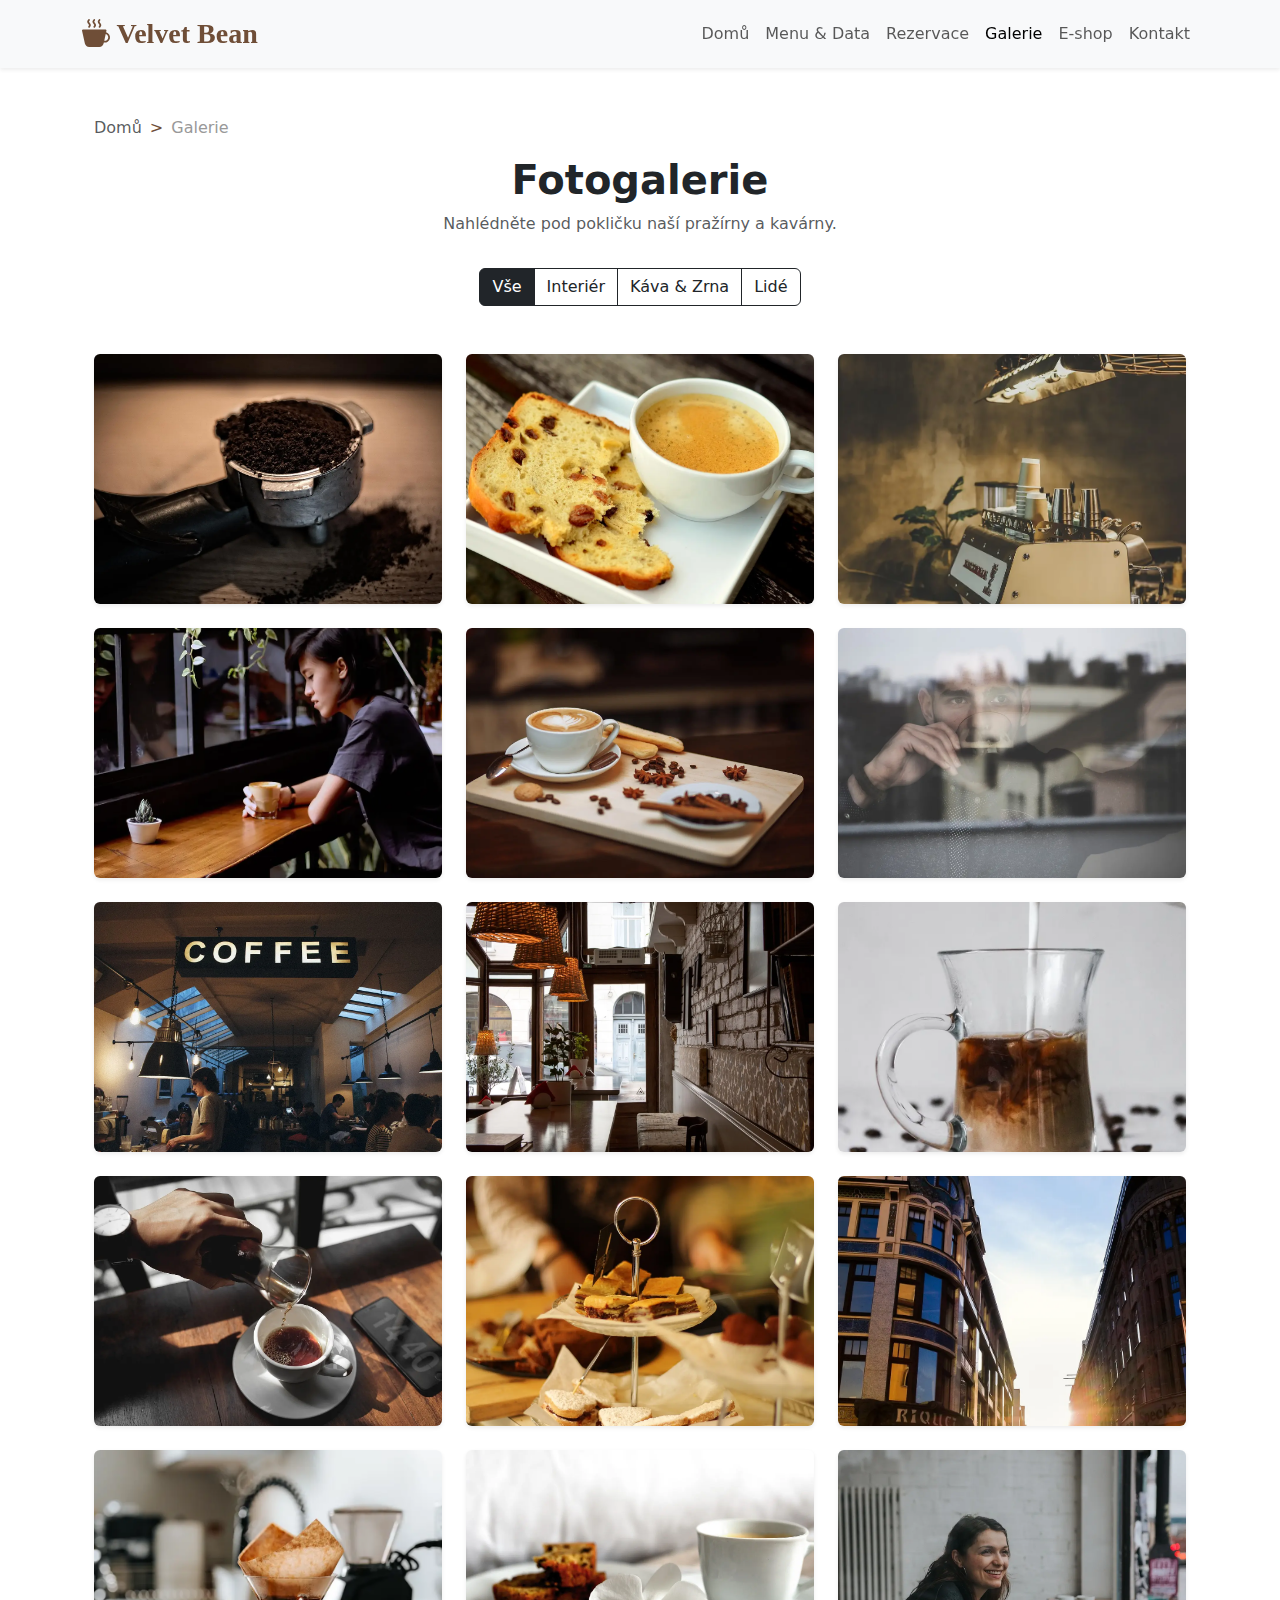
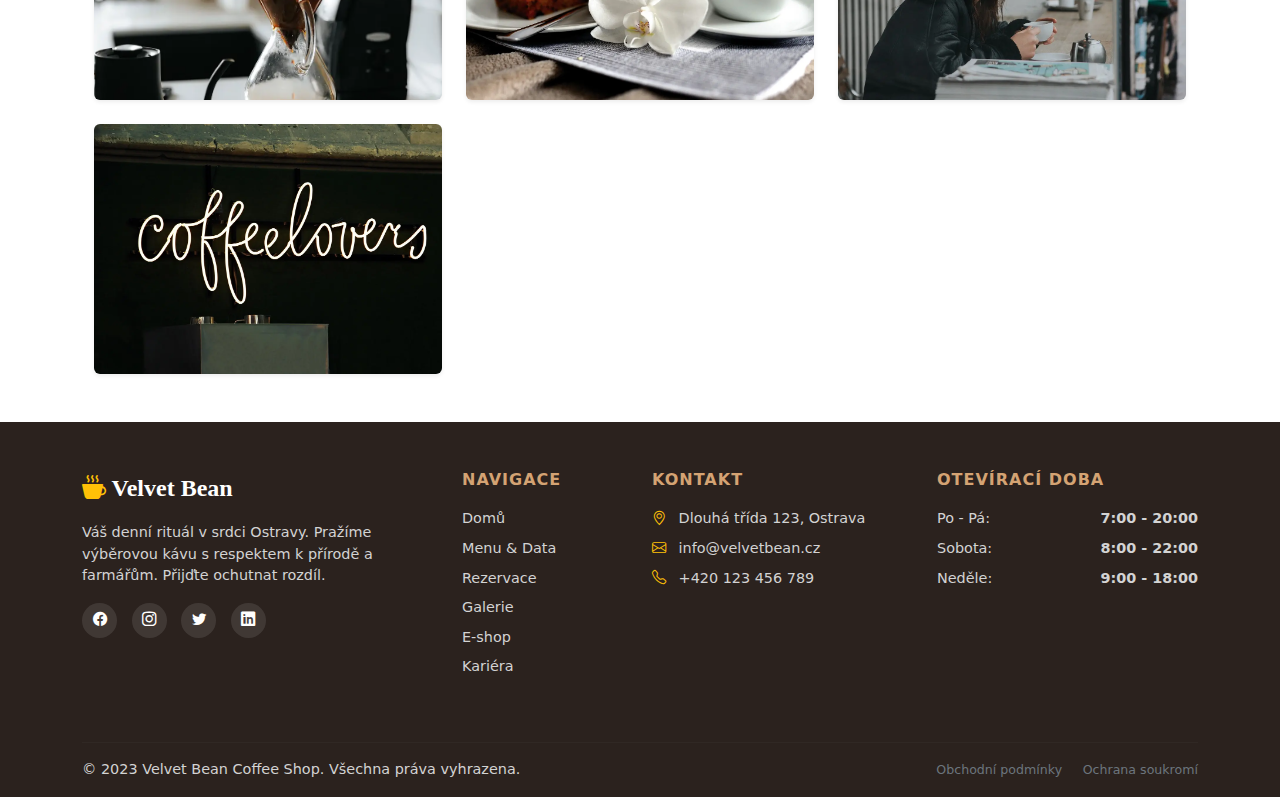
<file: gallery.html>
<!DOCTYPE html>
<html lang="cs">
<head>
    <meta charset="UTF-8">
    <meta name="viewport" content="width=device-width, initial-scale=1.0">
    <title>Velvet Bean Coffee Shop</title>
    <link href="https://cdn.jsdelivr.net/npm/bootstrap@5.3.0/dist/css/bootstrap.min.css" rel="stylesheet">
    <link rel="stylesheet" href="https://cdn.jsdelivr.net/npm/bootstrap-icons@1.10.5/font/bootstrap-icons.css">
    <link rel="stylesheet" href="style.css">
</head>
<body>

<nav class="navbar navbar-expand-lg navbar-light bg-light sticky-top shadow-sm">
    <div class="container">
        <a class="navbar-brand fs-3" href="index.html">
            <i class="bi bi-cup-hot-fill"></i> Velvet Bean
        </a>
        <button class="navbar-toggler" type="button" data-bs-toggle="collapse" data-bs-target="#navbarNav">
            <span class="navbar-toggler-icon"></span>
        </button>
        <div class="collapse navbar-collapse" id="navbarNav">
            <ul class="navbar-nav ms-auto">
                <li class="nav-item"><a class="nav-link" href="index.html">Domů</a></li>
                <li class="nav-item"><a class="nav-link" href="menu.html">Menu & Data</a></li>
                <li class="nav-item"><a class="nav-link" href="reservation.html">Rezervace</a></li>
                <li class="nav-item"><a class="nav-link active" href="gallery.html">Galerie</a></li>
                <li class="nav-item"><a class="nav-link" href="eshop.html">E-shop</a></li>
                <li class="nav-item"><a class="nav-link" href="contact.html">Kontakt</a></li>
            </ul>
        </div>
    </div>
</nav>

<div class="container my-5">
    <nav aria-label="breadcrumb" class="my-3">
        <div class="container">
            <ol class="breadcrumb">
                <li class="breadcrumb-item"><a href="index.html" class="text-decoration-none text-muted">Domů</a></li>
                <li class="breadcrumb-item active" aria-current="page">Galerie</li>
            </ol>
        </div>
    </nav>

    <div class="container mb-5">
        <div class="text-center mb-5">
            <h2 class="fw-bold display-6">Fotogalerie</h2>
            <p class="text-muted">Nahlédněte pod pokličku naší pražírny a kavárny.</p>

            <div class="btn-group mt-3" role="group" id="gallery-filters">
                <button type="button" class="btn btn-outline-dark active" data-filter="all">Vše</button>
                <button type="button" class="btn btn-outline-dark" data-filter="interior">Interiér</button>
                <button type="button" class="btn btn-outline-dark" data-filter="coffee">Káva & Zrna</button>
                <button type="button" class="btn btn-outline-dark" data-filter="people">Lidé</button>
            </div>
        </div>

        <div class="row g-4">

            <div class="col-md-4 col-sm-6 gallery-item" data-category="coffee">
                <div class="card border-0 shadow-sm h-100">
                    <img src="photos/coffee/coffee-424763_1280.webp" class="card-img-top rounded" alt="Latte Art" style="height: 250px; object-fit: cover;">
                </div>
            </div>

            <div class="col-md-4 col-sm-6 gallery-item" data-category="coffee">
                <div class="card border-0 shadow-sm h-100">
                    <img src="photos/coffee/coffee-842020_1280.webp" class="card-img-top rounded" alt="Kávová zrna" style="height: 250px; object-fit: cover;">
                </div>
            </div>

            <div class="col-md-4 col-sm-6 gallery-item" data-category="interior">
                <div class="card border-0 shadow-sm h-100">
                    <img src="photos/coffee_interior/cafe-7454951_1280.webp" class="card-img-top rounded" alt="Interiér kavárny" style="height: 250px; object-fit: cover;">
                </div>
            </div>

            <div class="col-md-4 col-sm-6 gallery-item" data-category="people">
                <div class="card border-0 shadow-sm h-100">
                    <img src="photos/coffee_people/cafe-2568257_1280.webp" class="card-img-top rounded" alt="Barista" style="height: 250px; object-fit: cover;">
                </div>
            </div>

            <div class="col-md-4 col-sm-6 gallery-item" data-category="coffee">
                <div class="card border-0 shadow-sm h-100">
                    <img src="photos/coffee/coffee-3120750_1280.webp" class="card-img-top rounded" alt="Chemex" style="height: 250px; object-fit: cover;">
                </div>
            </div>

            <div class="col-md-4 col-sm-6 gallery-item" data-category="people">
                <div class="card border-0 shadow-sm h-100">
                    <img src="photos/coffee_people/people-2564152_1280.webp" class="card-img-top rounded" alt="Pražení" style="height: 250px; object-fit: cover;">
                </div>
            </div>

            <div class="col-md-4 col-sm-6 gallery-item" data-category="interior">
                <div class="card border-0 shadow-sm h-100">
                    <img src="photos/coffee_interior/coffee-2572522_1280.webp" class="card-img-top rounded" alt="Detail mlýnku" style="height: 250px; object-fit: cover;">
                </div>
            </div>

            <div class="col-md-4 col-sm-6 gallery-item" data-category="interior">
                <div class="card border-0 shadow-sm h-100">
                    <img src="photos/coffee_interior/coffee-shop-393954_1280.webp" class="card-img-top rounded" alt="Detail mlýnku" style="height: 250px; object-fit: cover;">
                </div>
            </div>

            <div class="col-md-4 col-sm-6 gallery-item" data-category="coffee">
                <div class="card border-0 shadow-sm h-100">
                    <img src="photos/coffee/coffee-4862622_1280.webp" class="card-img-top rounded" alt="Latte Art" style="height: 250px; object-fit: cover;">
                </div>
            </div>

            <div class="col-md-4 col-sm-6 gallery-item" data-category="coffee">
                <div class="card border-0 shadow-sm h-100">
                    <img src="photos/coffee/coffee-5082544_1280.webp" class="card-img-top rounded" alt="Kávová zrna" style="height: 250px; object-fit: cover;">
                </div>
            </div>

            <div class="col-md-4 col-sm-6 gallery-item" data-category="interior">
                <div class="card border-0 shadow-sm h-100">
                    <img src="photos/coffee_interior/food-3991763_1280.webp" class="card-img-top rounded" alt="Detail mlýnku" style="height: 250px; object-fit: cover;">
                </div>
            </div>

            <div class="col-md-4 col-sm-6 gallery-item" data-category="interior">
                <div class="card border-0 shadow-sm h-100">
                    <img src="photos/coffee_interior/leipzig-4092840_1280.webp" class="card-img-top rounded" alt="Detail mlýnku" style="height: 250px; object-fit: cover;">
                </div>
            </div>

            <div class="col-md-4 col-sm-6 gallery-item" data-category="coffee">
                <div class="card border-0 shadow-sm h-100">
                    <img src="photos/coffee/coffee-5252372_1280.webp" class="card-img-top rounded" alt="Latte Art" style="height: 250px; object-fit: cover;">
                </div>
            </div>

            <div class="col-md-4 col-sm-6 gallery-item" data-category="coffee">
                <div class="card border-0 shadow-sm h-100">
                    <img src="photos/coffee/coffee-6024401_1280.webp" class="card-img-top rounded" alt="Kávová zrna" style="height: 250px; object-fit: cover;">
                </div>
            </div>

            <div class="col-md-4 col-sm-6 gallery-item" data-category="people">
                <div class="card border-0 shadow-sm h-100">
                    <img src="photos/coffee_people/people-2587943_1280.webp" class="card-img-top rounded" alt="Barista" style="height: 250px; object-fit: cover;">
                </div>
            </div>

            <div class="col-md-4 col-sm-6 gallery-item" data-category="interior">
                <div class="card border-0 shadow-sm h-100">
                    <img src="photos/coffee_interior/neon-sign-4343663_1280.webp" class="card-img-top rounded" alt="Detail mlýnku" style="height: 250px; object-fit: cover;">
                </div>
            </div>

        </div>
    </div>

    <script>
        document.addEventListener("DOMContentLoaded", function() {
            const filterButtons = document.querySelectorAll('#gallery-filters button');
            const galleryItems = document.querySelectorAll('.gallery-item');

            filterButtons.forEach(button => {
                button.addEventListener('click', () => {
                    // 1. Změna aktivního tlačítka
                    filterButtons.forEach(btn => btn.classList.remove('active'));
                    button.classList.add('active');

                    // 2. Získání kategorie
                    const filterValue = button.getAttribute('data-filter');

                    // 3. Filtrace obrázků
                    galleryItems.forEach(item => {
                        const itemCategory = item.getAttribute('data-category');

                        if (filterValue === 'all' || filterValue === itemCategory) {
                            item.classList.remove('d-none'); // Zobrazit
                            item.classList.add('animate__fadeIn'); // Volitelné: animace
                        } else {
                            item.classList.add('d-none'); // Skrýt (Bootstrap třída)
                        }
                    });
                });
            });
        });
    </script>
</div>

<footer class="footer-custom pt-5 pb-3 mt-5">
    <div class="container">
        <div class="row">

            <div class="col-lg-4 col-md-6 mb-4">
                <a href="#" class="footer-logo d-block mb-3">
                    <i class="bi bi-cup-hot-fill text-warning"></i> Velvet Bean
                </a>
                <p>
                    Váš denní rituál v srdci Ostravy. Pražíme výběrovou kávu s respektem k přírodě a farmářům. Přijďte ochutnat rozdíl.
                </p>
                <div class="mt-3">
                    <a href="#" class="social-icon"><i class="bi bi-facebook"></i></a>
                    <a href="#" class="social-icon"><i class="bi bi-instagram"></i></a>
                    <a href="#" class="social-icon"><i class="bi bi-twitter"></i></a>
                    <a href="#" class="social-icon"><i class="bi bi-linkedin"></i></a>
                </div>
            </div>

            <div class="col-lg-2 col-md-6 mb-4">
                <h5 class="footer-heading">Navigace</h5>
                <ul class="list-unstyled">
                    <li><a href="index.html" class="footer-link">Domů</a></li>
                    <li><a href="menu.html" class="footer-link">Menu & Data</a></li>
                    <li><a href="reservation.html" class="footer-link">Rezervace</a></li>
                    <li><a href="gallery.html" class="footer-link">Galerie</a></li>
                    <li><a href="eshop.html" class="footer-link">E-shop</a></li>
                    <li><a href="contact.html" class="footer-link">Kariéra</a></li>
                </ul>
            </div>

            <div class="col-lg-3 col-md-6 mb-4">
                <h5 class="footer-heading">Kontakt</h5>
                <ul class="list-unstyled">
                    <li class="mb-2">
                        <i class="bi bi-geo-alt me-2 text-warning"></i> Dlouhá třída 123, Ostrava
                    </li>
                    <li class="mb-2">
                        <i class="bi bi-envelope me-2 text-warning"></i> info@velvetbean.cz
                    </li>
                    <li class="mb-2">
                        <i class="bi bi-telephone me-2 text-warning"></i> +420 123 456 789
                    </li>
                </ul>
            </div>

            <div class="col-lg-3 col-md-6 mb-4">
                <h5 class="footer-heading">Otevírací doba</h5>
                <ul class="list-unstyled">
                    <li class="d-flex justify-content-between mb-2">
                        <span>Po - Pá:</span>
                        <span class="fw-bold">7:00 - 20:00</span>
                    </li>
                    <li class="d-flex justify-content-between mb-2">
                        <span>Sobota:</span>
                        <span class="fw-bold">8:00 - 22:00</span>
                    </li>
                    <li class="d-flex justify-content-between mb-2">
                        <span>Neděle:</span>
                        <span class="fw-bold">9:00 - 18:00</span>
                    </li>
                </ul>
            </div>
        </div>

        <hr class="footer-divider mb-3">
        <div class="row align-items-center">
            <div class="col-md-6 text-center text-md-start">
                <p class="mb-0">&copy; 2023 Velvet Bean Coffee Shop. Všechna práva vyhrazena.</p>
            </div>
            <div class="col-md-6 text-center text-md-end">
                <a href="#" class="text-secondary text-decoration-none small me-3">Obchodní podmínky</a>
                <a href="#" class="text-secondary text-decoration-none small">Ochrana soukromí</a>
            </div>
        </div>
    </div>
</footer>

<script src="https://cdn.jsdelivr.net/npm/bootstrap@5.3.0/dist/js/bootstrap.bundle.min.js"></script>
</body>
</html>
</file>
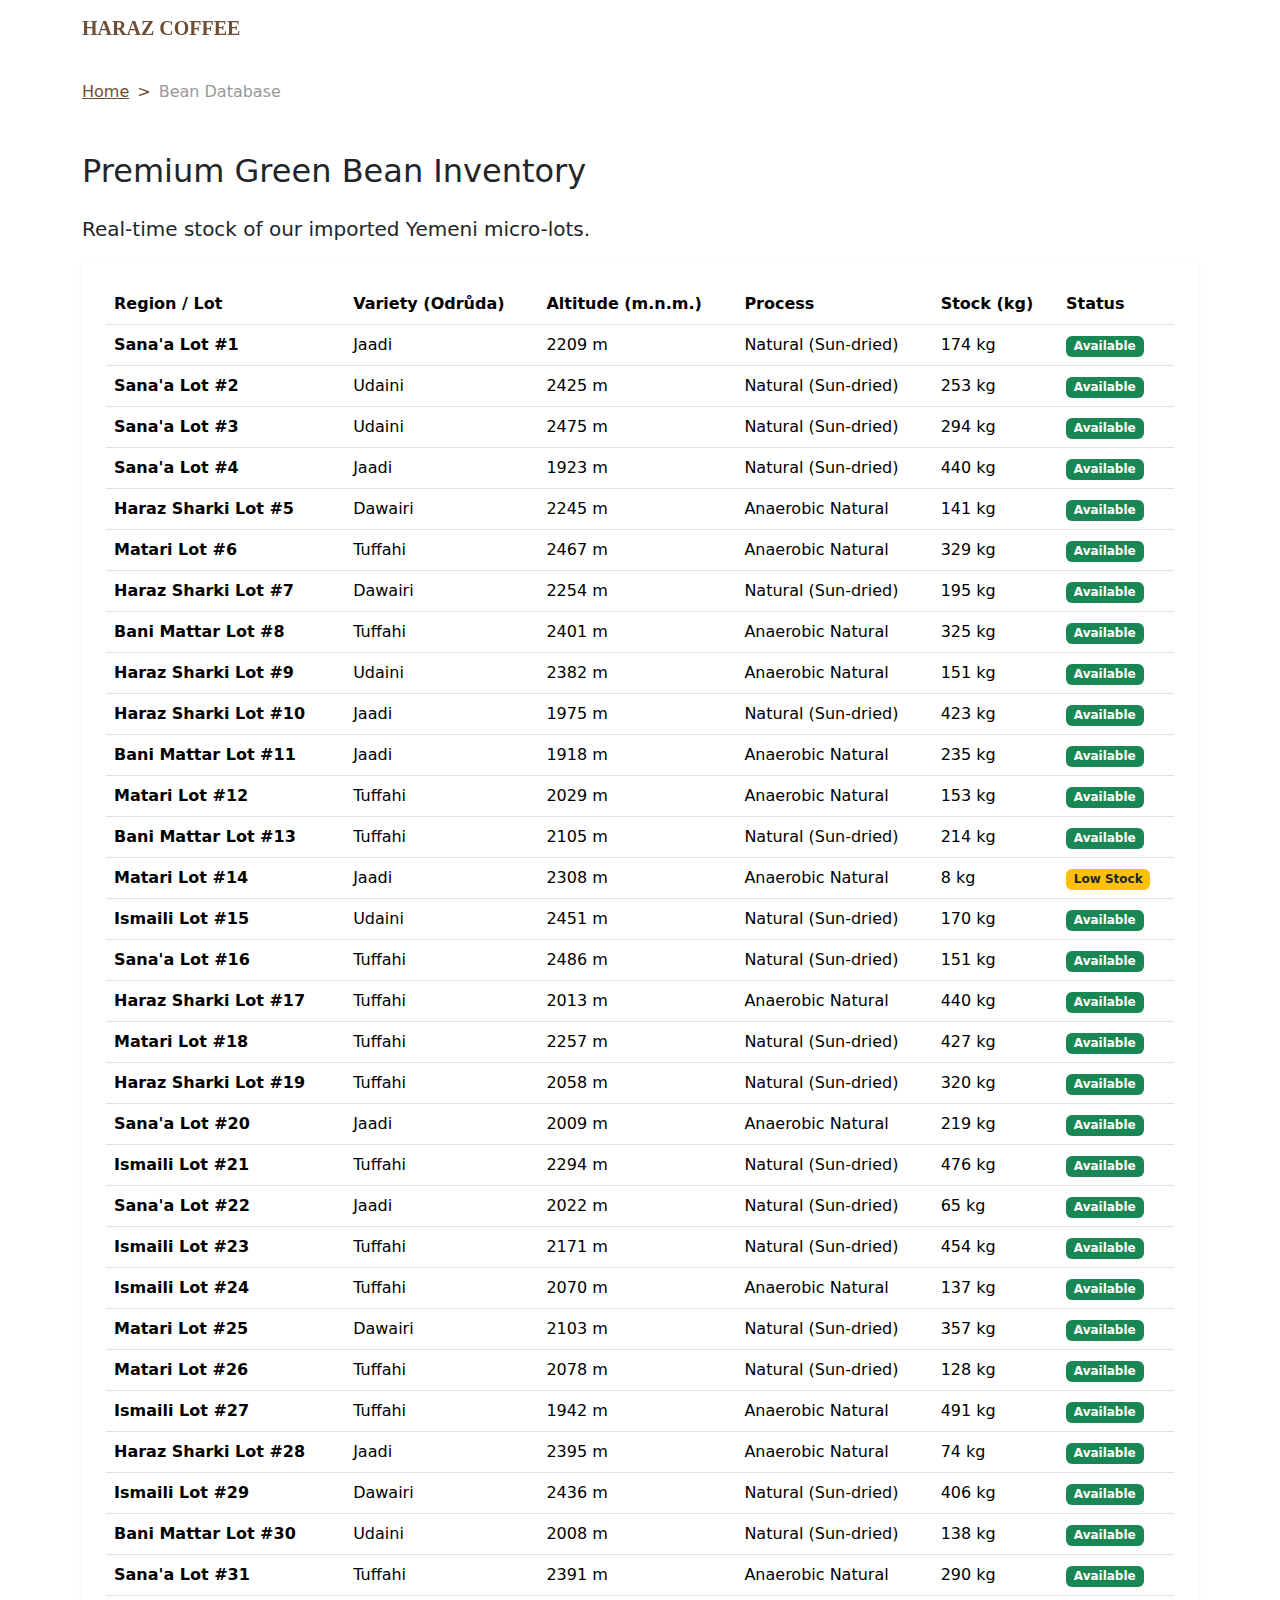
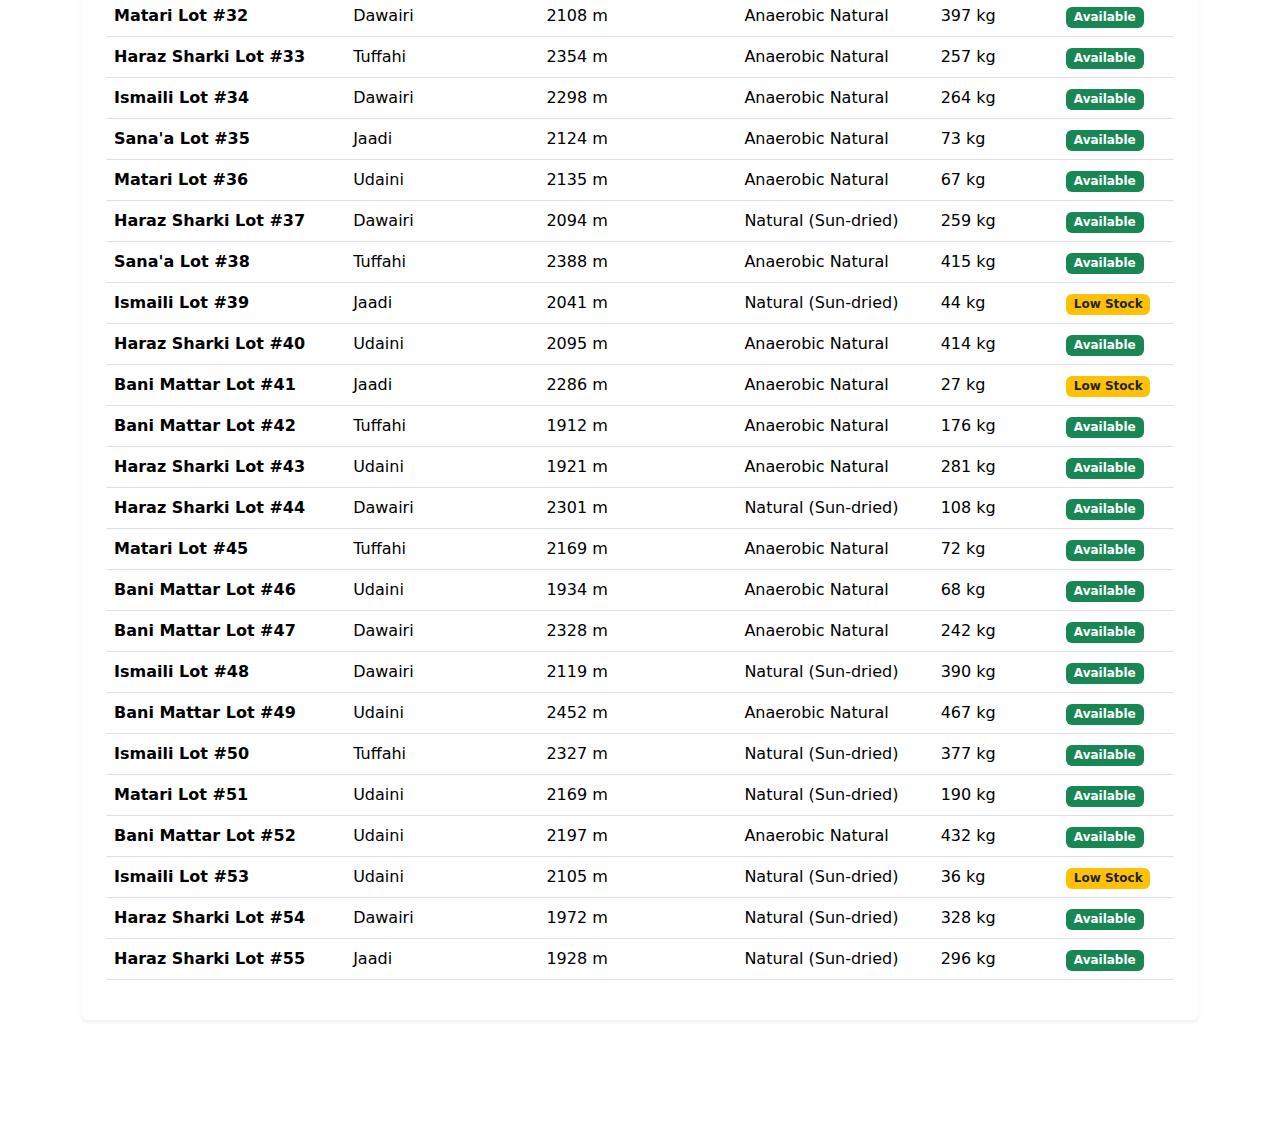
<file: inventory.html>
<!DOCTYPE html>
<html lang="cs">
<head>
    <meta charset="UTF-8">
    <meta name="viewport" content="width=device-width, initial-scale=1.0">
    <title>Haraz Coffee - Bean Inventory</title>
    <link href="https://cdn.jsdelivr.net/npm/bootstrap@5.3.0/dist/css/bootstrap.min.css" rel="stylesheet">
    <link rel="stylesheet" href="https://cdn.datatables.net/1.13.4/css/dataTables.bootstrap5.min.css">
    <link rel="stylesheet" href="style.css"> </head>
<body>

<nav class="navbar navbar-expand-lg navbar-dark bg-haraz-dark sticky-top">
    <div class="container">
        <a class="navbar-brand" href="index.html">HARAZ COFFEE</a>
        <button class="navbar-toggler" type="button" data-bs-toggle="collapse" data-bs-target="#navbarNav">
            <span class="navbar-toggler-icon"></span>
        </button>
        <div class="collapse navbar-collapse" id="navbarNav">
            <ul class="navbar-nav ms-auto">
                <li class="nav-item"><a class="nav-link" href="index.html">Home</a></li>
                <li class="nav-item"><a class="nav-link active" href="inventory.html">Haraz Beans</a></li>
                <li class="nav-item"><a class="nav-link" href="register.html">Franchise</a></li>
            </ul>
        </div>
    </div>
</nav>

<div class="container mt-4">
    <nav aria-label="breadcrumb">
        <ol class="breadcrumb">
            <li class="breadcrumb-item"><a href="index.html">Home</a></li>
            <li class="breadcrumb-item active" aria-current="page">Bean Database</li>
        </ol>
    </nav>
</div>

<div class="container my-5">
    <h2 class="mb-4 text-haraz-gold">Premium Green Bean Inventory</h2>
    <p class="lead">Real-time stock of our imported Yemeni micro-lots.</p>

    <div class="card p-4 border-0 shadow-sm">
        <table id="harazTable" class="table table-hover" style="width:100%">
            <thead class="bg-haraz-dark text-white">
            <tr>
                <th>Region / Lot</th>
                <th>Variety (Odrůda)</th>
                <th>Altitude (m.n.m.)</th>
                <th>Process</th>
                <th>Stock (kg)</th>
                <th>Status</th>
            </tr>
            </thead>
            <tbody id="tableBody">
            </tbody>
        </table>
    </div>
</div>

<footer class="bg-haraz-dark text-white text-center py-3 mt-5">
    <p>&copy; 2023 Haraz Coffee House</p>
</footer>

<script src="https://code.jquery.com/jquery-3.6.0.min.js"></script>
<script src="https://cdn.jsdelivr.net/npm/bootstrap@5.3.0/dist/js/bootstrap.bundle.min.js"></script>
<script src="https://cdn.datatables.net/1.13.4/js/jquery.dataTables.min.js"></script>
<script src="https://cdn.datatables.net/1.13.4/js/dataTables.bootstrap5.min.js"></script>

<script>
    // Data generator pro Haraz kávu
    const regions = ["Haraz Sharki", "Matari", "Ismaili", "Bani Mattar", "Sana'a"];
    const varieties = ["Jaadi", "Dawairi", "Tuffahi", "Udaini"];
    const processes = ["Natural (Sun-dried)", "Anaerobic Natural"];

    const tableBody = document.getElementById('tableBody');

    for (let i = 1; i <= 55; i++) {
        const region = regions[Math.floor(Math.random() * regions.length)];
        const variety = varieties[Math.floor(Math.random() * varieties.length)];
        const process = processes[Math.floor(Math.random() * processes.length)];
        const altitude = Math.floor(Math.random() * 600 + 1900); // 1900 - 2500m
        const stock = Math.floor(Math.random() * 500);

        let status = '<span class="badge bg-success">Available</span>';
        if(stock < 50) status = '<span class="badge bg-warning text-dark">Low Stock</span>';
        if(stock === 0) status = '<span class="badge bg-secondary">Sold Out</span>';

        const row = `<tr>
                <td><strong>${region} Lot #${i}</strong></td>
                <td>${variety}</td>
                <td>${altitude} m</td>
                <td>${process}</td>
                <td>${stock} kg</td>
                <td>${status}</td>
            </tr>`;
        tableBody.innerHTML += row;
    }

    $(document).ready(function () {
        $('#harazTable').DataTable();
    });
</script>
</body>
</html>
</file>
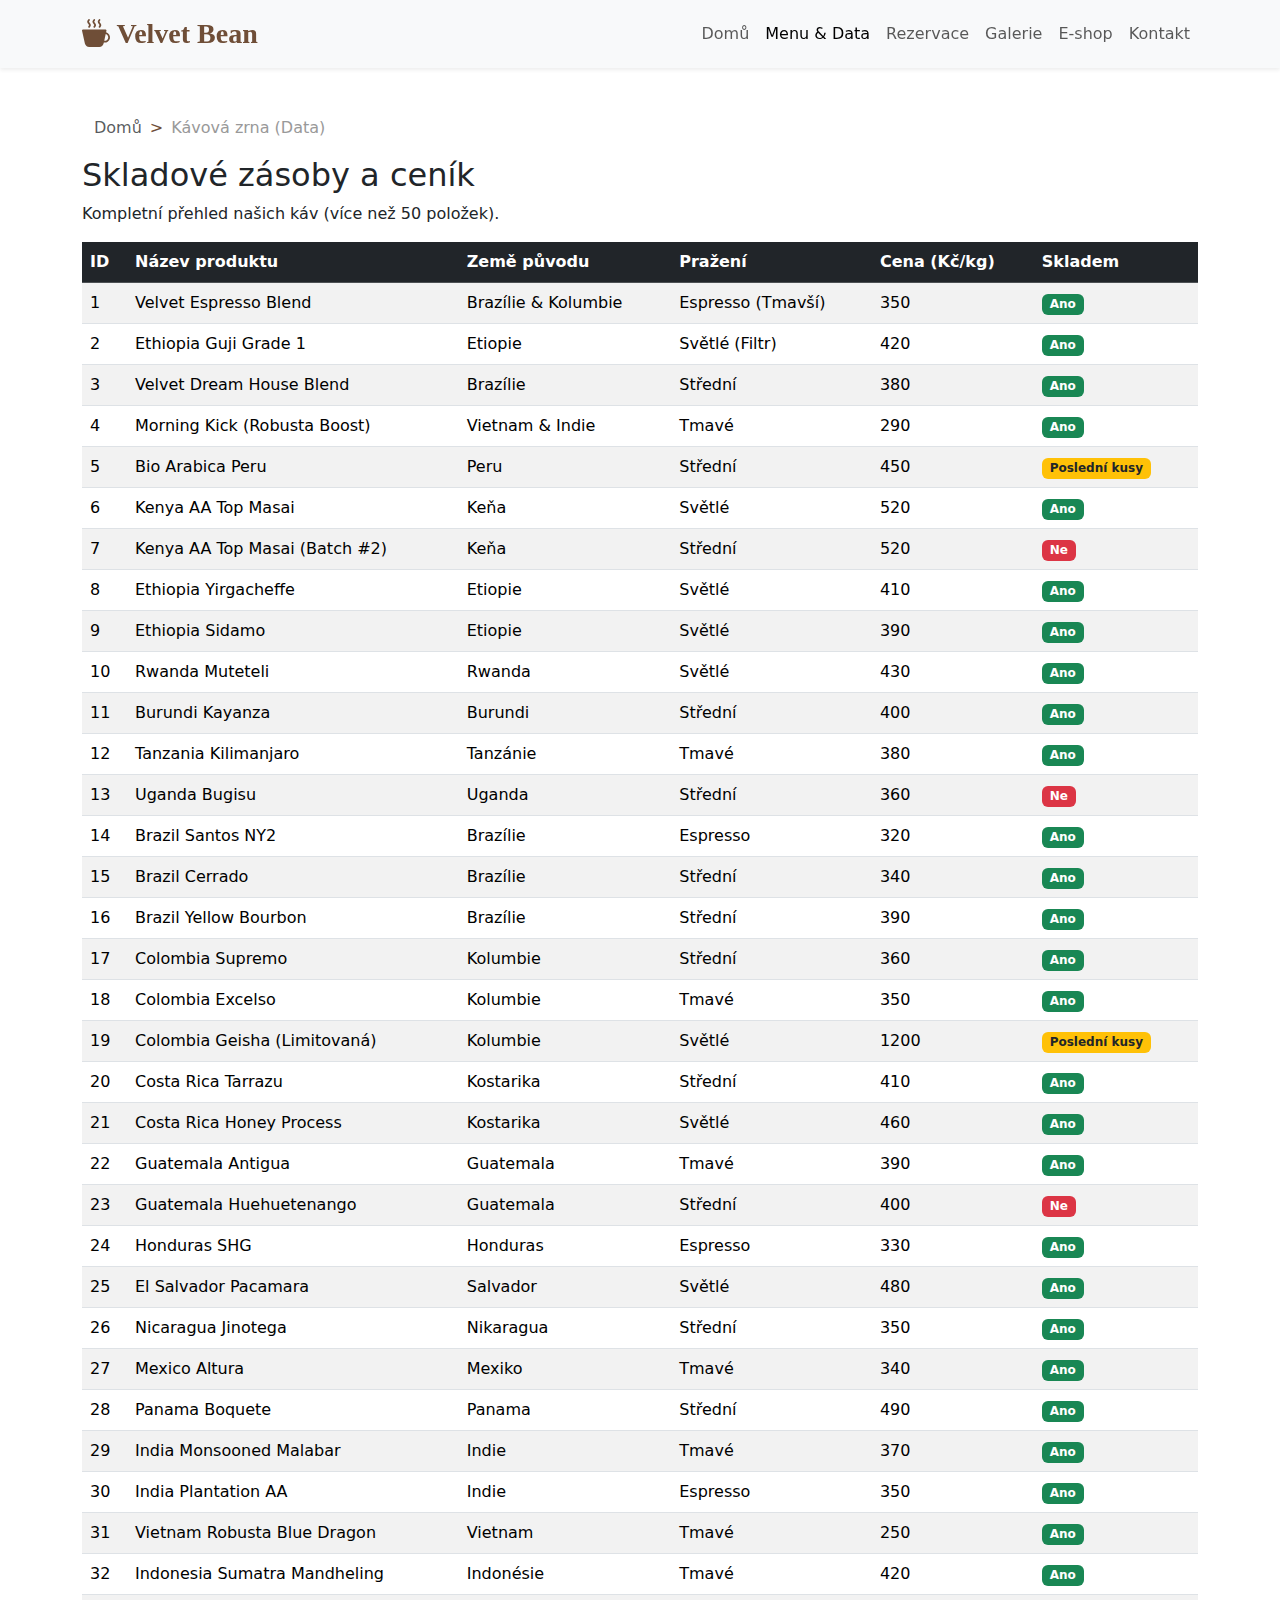
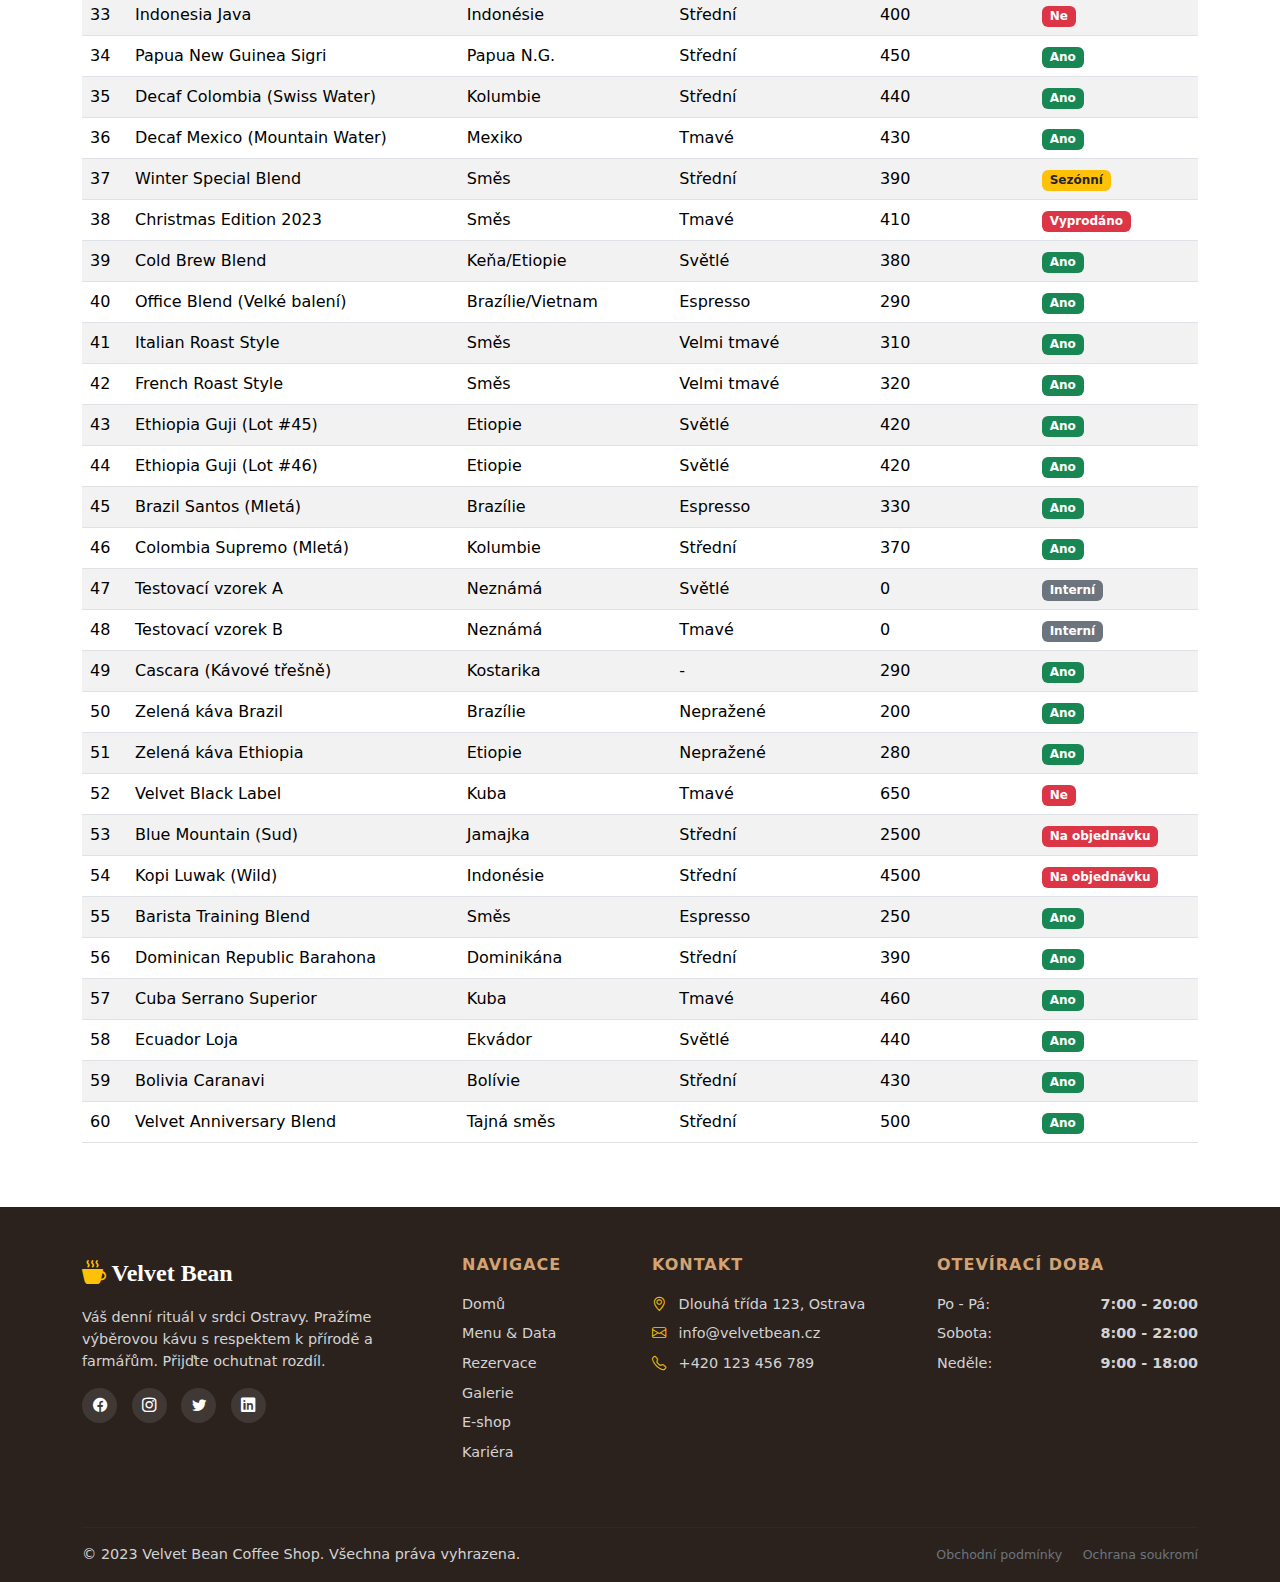
<file: menu.html>
<!DOCTYPE html>
<html lang="cs">
<head>
    <meta charset="UTF-8">
    <meta name="viewport" content="width=device-width, initial-scale=1.0">
    <title>Velvet Bean Coffee Shop</title>
    <link href="https://cdn.jsdelivr.net/npm/bootstrap@5.3.0/dist/css/bootstrap.min.css" rel="stylesheet">
    <link rel="stylesheet" href="https://cdn.jsdelivr.net/npm/bootstrap-icons@1.10.5/font/bootstrap-icons.css">
    <link rel="stylesheet" href="style.css">
</head>
<body>

<nav class="navbar navbar-expand-lg navbar-light bg-light sticky-top shadow-sm">
    <div class="container">
        <a class="navbar-brand fs-3" href="index.html">
            <i class="bi bi-cup-hot-fill"></i> Velvet Bean
        </a>
        <button class="navbar-toggler" type="button" data-bs-toggle="collapse" data-bs-target="#navbarNav">
            <span class="navbar-toggler-icon"></span>
        </button>
        <div class="collapse navbar-collapse" id="navbarNav">
            <ul class="navbar-nav ms-auto">
                <li class="nav-item"><a class="nav-link" href="index.html">Domů</a></li>
                <li class="nav-item"><a class="nav-link active" href="menu.html">Menu & Data</a></li>
                <li class="nav-item"><a class="nav-link" href="reservation.html">Rezervace</a></li>
                <li class="nav-item"><a class="nav-link" href="gallery.html">Galerie</a></li>
                <li class="nav-item"><a class="nav-link" href="eshop.html">E-shop</a></li>
                <li class="nav-item"><a class="nav-link" href="contact.html">Kontakt</a></li>
            </ul>
        </div>
    </div>
</nav>

<link href="https://cdn.datatables.net/1.13.4/css/dataTables.bootstrap5.min.css" rel="stylesheet">

<div class="container my-5">
    <nav aria-label="breadcrumb" class="my-3">
        <div class="container">
            <ol class="breadcrumb">
                <li class="breadcrumb-item"><a href="index.html" class="text-decoration-none text-muted">Domů</a></li>
                <li class="breadcrumb-item active" aria-current="page">Kávová zrna (Data)</li>
            </ol>
        </div>
    </nav>

    <h2>Skladové zásoby a ceník</h2>
    <p>Kompletní přehled našich káv (více než 50 položek).</p>

    <div class="table-responsive">
        <table id="coffeeTable" class="table table-striped table-hover" style="width:100%">
            <thead class="table-dark">
            <tr>
                <th>ID</th>
                <th>Název produktu</th>
                <th>Země původu</th>
                <th>Pražení</th>
                <th>Cena (Kč/kg)</th>
                <th>Skladem</th>
            </tr>
            </thead>
            <tbody>
            <tr>
                <td>1</td>
                <td>Velvet Espresso Blend</td>
                <td>Brazílie & Kolumbie</td>
                <td>Espresso (Tmavší)</td>
                <td>350</td>
                <td><span class="badge bg-success">Ano</span></td>
            </tr>
            <tr>
                <td>2</td>
                <td>Ethiopia Guji Grade 1</td>
                <td>Etiopie</td>
                <td>Světlé (Filtr)</td>
                <td>420</td>
                <td><span class="badge bg-success">Ano</span></td>
            </tr>
            <tr>
                <td>3</td>
                <td>Velvet Dream House Blend</td>
                <td>Brazílie</td>
                <td>Střední</td>
                <td>380</td>
                <td><span class="badge bg-success">Ano</span></td>
            </tr>
            <tr>
                <td>4</td>
                <td>Morning Kick (Robusta Boost)</td>
                <td>Vietnam & Indie</td>
                <td>Tmavé</td>
                <td>290</td>
                <td><span class="badge bg-success">Ano</span></td>
            </tr>
            <tr>
                <td>5</td>
                <td>Bio Arabica Peru</td>
                <td>Peru</td>
                <td>Střední</td>
                <td>450</td>
                <td><span class="badge bg-warning text-dark">Poslední kusy</span></td>
            </tr>

            <tr><td>6</td><td>Kenya AA Top Masai</td><td>Keňa</td><td>Světlé</td><td>520</td><td><span class="badge bg-success">Ano</span></td></tr>
            <tr><td>7</td><td>Kenya AA Top Masai (Batch #2)</td><td>Keňa</td><td>Střední</td><td>520</td><td><span class="badge bg-danger">Ne</span></td></tr>
            <tr><td>8</td><td>Ethiopia Yirgacheffe</td><td>Etiopie</td><td>Světlé</td><td>410</td><td><span class="badge bg-success">Ano</span></td></tr>
            <tr><td>9</td><td>Ethiopia Sidamo</td><td>Etiopie</td><td>Světlé</td><td>390</td><td><span class="badge bg-success">Ano</span></td></tr>
            <tr><td>10</td><td>Rwanda Muteteli</td><td>Rwanda</td><td>Světlé</td><td>430</td><td><span class="badge bg-success">Ano</span></td></tr>
            <tr><td>11</td><td>Burundi Kayanza</td><td>Burundi</td><td>Střední</td><td>400</td><td><span class="badge bg-success">Ano</span></td></tr>
            <tr><td>12</td><td>Tanzania Kilimanjaro</td><td>Tanzánie</td><td>Tmavé</td><td>380</td><td><span class="badge bg-success">Ano</span></td></tr>
            <tr><td>13</td><td>Uganda Bugisu</td><td>Uganda</td><td>Střední</td><td>360</td><td><span class="badge bg-danger">Ne</span></td></tr>

            <tr><td>14</td><td>Brazil Santos NY2</td><td>Brazílie</td><td>Espresso</td><td>320</td><td><span class="badge bg-success">Ano</span></td></tr>
            <tr><td>15</td><td>Brazil Cerrado</td><td>Brazílie</td><td>Střední</td><td>340</td><td><span class="badge bg-success">Ano</span></td></tr>
            <tr><td>16</td><td>Brazil Yellow Bourbon</td><td>Brazílie</td><td>Střední</td><td>390</td><td><span class="badge bg-success">Ano</span></td></tr>
            <tr><td>17</td><td>Colombia Supremo</td><td>Kolumbie</td><td>Střední</td><td>360</td><td><span class="badge bg-success">Ano</span></td></tr>
            <tr><td>18</td><td>Colombia Excelso</td><td>Kolumbie</td><td>Tmavé</td><td>350</td><td><span class="badge bg-success">Ano</span></td></tr>
            <tr><td>19</td><td>Colombia Geisha (Limitovaná)</td><td>Kolumbie</td><td>Světlé</td><td>1200</td><td><span class="badge bg-warning text-dark">Poslední kusy</span></td></tr>
            <tr><td>20</td><td>Costa Rica Tarrazu</td><td>Kostarika</td><td>Střední</td><td>410</td><td><span class="badge bg-success">Ano</span></td></tr>
            <tr><td>21</td><td>Costa Rica Honey Process</td><td>Kostarika</td><td>Světlé</td><td>460</td><td><span class="badge bg-success">Ano</span></td></tr>
            <tr><td>22</td><td>Guatemala Antigua</td><td>Guatemala</td><td>Tmavé</td><td>390</td><td><span class="badge bg-success">Ano</span></td></tr>
            <tr><td>23</td><td>Guatemala Huehuetenango</td><td>Guatemala</td><td>Střední</td><td>400</td><td><span class="badge bg-danger">Ne</span></td></tr>
            <tr><td>24</td><td>Honduras SHG</td><td>Honduras</td><td>Espresso</td><td>330</td><td><span class="badge bg-success">Ano</span></td></tr>
            <tr><td>25</td><td>El Salvador Pacamara</td><td>Salvador</td><td>Světlé</td><td>480</td><td><span class="badge bg-success">Ano</span></td></tr>
            <tr><td>26</td><td>Nicaragua Jinotega</td><td>Nikaragua</td><td>Střední</td><td>350</td><td><span class="badge bg-success">Ano</span></td></tr>
            <tr><td>27</td><td>Mexico Altura</td><td>Mexiko</td><td>Tmavé</td><td>340</td><td><span class="badge bg-success">Ano</span></td></tr>
            <tr><td>28</td><td>Panama Boquete</td><td>Panama</td><td>Střední</td><td>490</td><td><span class="badge bg-success">Ano</span></td></tr>

            <tr><td>29</td><td>India Monsooned Malabar</td><td>Indie</td><td>Tmavé</td><td>370</td><td><span class="badge bg-success">Ano</span></td></tr>
            <tr><td>30</td><td>India Plantation AA</td><td>Indie</td><td>Espresso</td><td>350</td><td><span class="badge bg-success">Ano</span></td></tr>
            <tr><td>31</td><td>Vietnam Robusta Blue Dragon</td><td>Vietnam</td><td>Tmavé</td><td>250</td><td><span class="badge bg-success">Ano</span></td></tr>
            <tr><td>32</td><td>Indonesia Sumatra Mandheling</td><td>Indonésie</td><td>Tmavé</td><td>420</td><td><span class="badge bg-success">Ano</span></td></tr>
            <tr><td>33</td><td>Indonesia Java</td><td>Indonésie</td><td>Střední</td><td>400</td><td><span class="badge bg-danger">Ne</span></td></tr>
            <tr><td>34</td><td>Papua New Guinea Sigri</td><td>Papua N.G.</td><td>Střední</td><td>450</td><td><span class="badge bg-success">Ano</span></td></tr>

            <tr><td>35</td><td>Decaf Colombia (Swiss Water)</td><td>Kolumbie</td><td>Střední</td><td>440</td><td><span class="badge bg-success">Ano</span></td></tr>
            <tr><td>36</td><td>Decaf Mexico (Mountain Water)</td><td>Mexiko</td><td>Tmavé</td><td>430</td><td><span class="badge bg-success">Ano</span></td></tr>
            <tr><td>37</td><td>Winter Special Blend</td><td>Směs</td><td>Střední</td><td>390</td><td><span class="badge bg-warning text-dark">Sezónní</span></td></tr>
            <tr><td>38</td><td>Christmas Edition 2023</td><td>Směs</td><td>Tmavé</td><td>410</td><td><span class="badge bg-danger">Vyprodáno</span></td></tr>
            <tr><td>39</td><td>Cold Brew Blend</td><td>Keňa/Etiopie</td><td>Světlé</td><td>380</td><td><span class="badge bg-success">Ano</span></td></tr>
            <tr><td>40</td><td>Office Blend (Velké balení)</td><td>Brazílie/Vietnam</td><td>Espresso</td><td>290</td><td><span class="badge bg-success">Ano</span></td></tr>
            <tr><td>41</td><td>Italian Roast Style</td><td>Směs</td><td>Velmi tmavé</td><td>310</td><td><span class="badge bg-success">Ano</span></td></tr>
            <tr><td>42</td><td>French Roast Style</td><td>Směs</td><td>Velmi tmavé</td><td>320</td><td><span class="badge bg-success">Ano</span></td></tr>

            <tr><td>43</td><td>Ethiopia Guji (Lot #45)</td><td>Etiopie</td><td>Světlé</td><td>420</td><td><span class="badge bg-success">Ano</span></td></tr>
            <tr><td>44</td><td>Ethiopia Guji (Lot #46)</td><td>Etiopie</td><td>Světlé</td><td>420</td><td><span class="badge bg-success">Ano</span></td></tr>
            <tr><td>45</td><td>Brazil Santos (Mletá)</td><td>Brazílie</td><td>Espresso</td><td>330</td><td><span class="badge bg-success">Ano</span></td></tr>
            <tr><td>46</td><td>Colombia Supremo (Mletá)</td><td>Kolumbie</td><td>Střední</td><td>370</td><td><span class="badge bg-success">Ano</span></td></tr>
            <tr><td>47</td><td>Testovací vzorek A</td><td>Neznámá</td><td>Světlé</td><td>0</td><td><span class="badge bg-secondary">Interní</span></td></tr>
            <tr><td>48</td><td>Testovací vzorek B</td><td>Neznámá</td><td>Tmavé</td><td>0</td><td><span class="badge bg-secondary">Interní</span></td></tr>
            <tr><td>49</td><td>Cascara (Kávové třešně)</td><td>Kostarika</td><td>-</td><td>290</td><td><span class="badge bg-success">Ano</span></td></tr>
            <tr><td>50</td><td>Zelená káva Brazil</td><td>Brazílie</td><td>Nepražené</td><td>200</td><td><span class="badge bg-success">Ano</span></td></tr>
            <tr><td>51</td><td>Zelená káva Ethiopia</td><td>Etiopie</td><td>Nepražené</td><td>280</td><td><span class="badge bg-success">Ano</span></td></tr>
            <tr><td>52</td><td>Velvet Black Label</td><td>Kuba</td><td>Tmavé</td><td>650</td><td><span class="badge bg-danger">Ne</span></td></tr>
            <tr><td>53</td><td>Blue Mountain (Sud)</td><td>Jamajka</td><td>Střední</td><td>2500</td><td><span class="badge bg-danger">Na objednávku</span></td></tr>
            <tr><td>54</td><td>Kopi Luwak (Wild)</td><td>Indonésie</td><td>Střední</td><td>4500</td><td><span class="badge bg-danger">Na objednávku</span></td></tr>
            <tr><td>55</td><td>Barista Training Blend</td><td>Směs</td><td>Espresso</td><td>250</td><td><span class="badge bg-success">Ano</span></td></tr>
            <tr><td>56</td><td>Dominican Republic Barahona</td><td>Dominikána</td><td>Střední</td><td>390</td><td><span class="badge bg-success">Ano</span></td></tr>
            <tr><td>57</td><td>Cuba Serrano Superior</td><td>Kuba</td><td>Tmavé</td><td>460</td><td><span class="badge bg-success">Ano</span></td></tr>
            <tr><td>58</td><td>Ecuador Loja</td><td>Ekvádor</td><td>Světlé</td><td>440</td><td><span class="badge bg-success">Ano</span></td></tr>
            <tr><td>59</td><td>Bolivia Caranavi</td><td>Bolívie</td><td>Střední</td><td>430</td><td><span class="badge bg-success">Ano</span></td></tr>
            <tr><td>60</td><td>Velvet Anniversary Blend</td><td>Tajná směs</td><td>Střední</td><td>500</td><td><span class="badge bg-success">Ano</span></td></tr>
            </tbody>
        </table>
    </div>
</div>

<script src="https://code.jquery.com/jquery-3.7.0.js"></script>
<script src="https://cdn.datatables.net/1.13.4/js/jquery.dataTables.min.js"></script>
<script src="https://cdn.datatables.net/1.13.4/js/dataTables.bootstrap5.min.js"></script>

<script>
    // Pouze inicializace DataTables (data už jsou v HTML napevno)
    $(document).ready(function () {
        $('#coffeeTable').DataTable({
            language: {
                url: '//cdn.datatables.net/plug-ins/1.13.4/i18n/cs.json' // Čeština
            },
            pageLength: 10, // Počet záznamů na stránku
            lengthMenu: [10, 25, 50, 100] // Možnosti výběru počtu záznamů
        });
    });
</script>

<footer class="footer-custom pt-5 pb-3 mt-5">
    <div class="container">
        <div class="row">

            <div class="col-lg-4 col-md-6 mb-4">
                <a href="#" class="footer-logo d-block mb-3">
                    <i class="bi bi-cup-hot-fill text-warning"></i> Velvet Bean
                </a>
                <p>
                    Váš denní rituál v srdci Ostravy. Pražíme výběrovou kávu s respektem k přírodě a farmářům. Přijďte ochutnat rozdíl.
                </p>
                <div class="mt-3">
                    <a href="#" class="social-icon"><i class="bi bi-facebook"></i></a>
                    <a href="#" class="social-icon"><i class="bi bi-instagram"></i></a>
                    <a href="#" class="social-icon"><i class="bi bi-twitter"></i></a>
                    <a href="#" class="social-icon"><i class="bi bi-linkedin"></i></a>
                </div>
            </div>

            <div class="col-lg-2 col-md-6 mb-4">
                <h5 class="footer-heading">Navigace</h5>
                <ul class="list-unstyled">
                    <li><a href="index.html" class="footer-link">Domů</a></li>
                    <li><a href="menu.html" class="footer-link">Menu & Data</a></li>
                    <li><a href="reservation.html" class="footer-link">Rezervace</a></li>
                    <li><a href="gallery.html" class="footer-link">Galerie</a></li>
                    <li><a href="eshop.html" class="footer-link">E-shop</a></li>
                    <li><a href="contact.html" class="footer-link">Kariéra</a></li>
                </ul>
            </div>

            <div class="col-lg-3 col-md-6 mb-4">
                <h5 class="footer-heading">Kontakt</h5>
                <ul class="list-unstyled">
                    <li class="mb-2">
                        <i class="bi bi-geo-alt me-2 text-warning"></i> Dlouhá třída 123, Ostrava
                    </li>
                    <li class="mb-2">
                        <i class="bi bi-envelope me-2 text-warning"></i> info@velvetbean.cz
                    </li>
                    <li class="mb-2">
                        <i class="bi bi-telephone me-2 text-warning"></i> +420 123 456 789
                    </li>
                </ul>
            </div>

            <div class="col-lg-3 col-md-6 mb-4">
                <h5 class="footer-heading">Otevírací doba</h5>
                <ul class="list-unstyled">
                    <li class="d-flex justify-content-between mb-2">
                        <span>Po - Pá:</span>
                        <span class="fw-bold">7:00 - 20:00</span>
                    </li>
                    <li class="d-flex justify-content-between mb-2">
                        <span>Sobota:</span>
                        <span class="fw-bold">8:00 - 22:00</span>
                    </li>
                    <li class="d-flex justify-content-between mb-2">
                        <span>Neděle:</span>
                        <span class="fw-bold">9:00 - 18:00</span>
                    </li>
                </ul>
            </div>
        </div>

        <hr class="footer-divider mb-3">
        <div class="row align-items-center">
            <div class="col-md-6 text-center text-md-start">
                <p class="mb-0">&copy; 2023 Velvet Bean Coffee Shop. Všechna práva vyhrazena.</p>
            </div>
            <div class="col-md-6 text-center text-md-end">
                <a href="#" class="text-secondary text-decoration-none small me-3">Obchodní podmínky</a>
                <a href="#" class="text-secondary text-decoration-none small">Ochrana soukromí</a>
            </div>
        </div>
    </div>
</footer>

<script src="https://cdn.jsdelivr.net/npm/bootstrap@5.3.0/dist/js/bootstrap.bundle.min.js"></script>
</body>
</html>
</file>
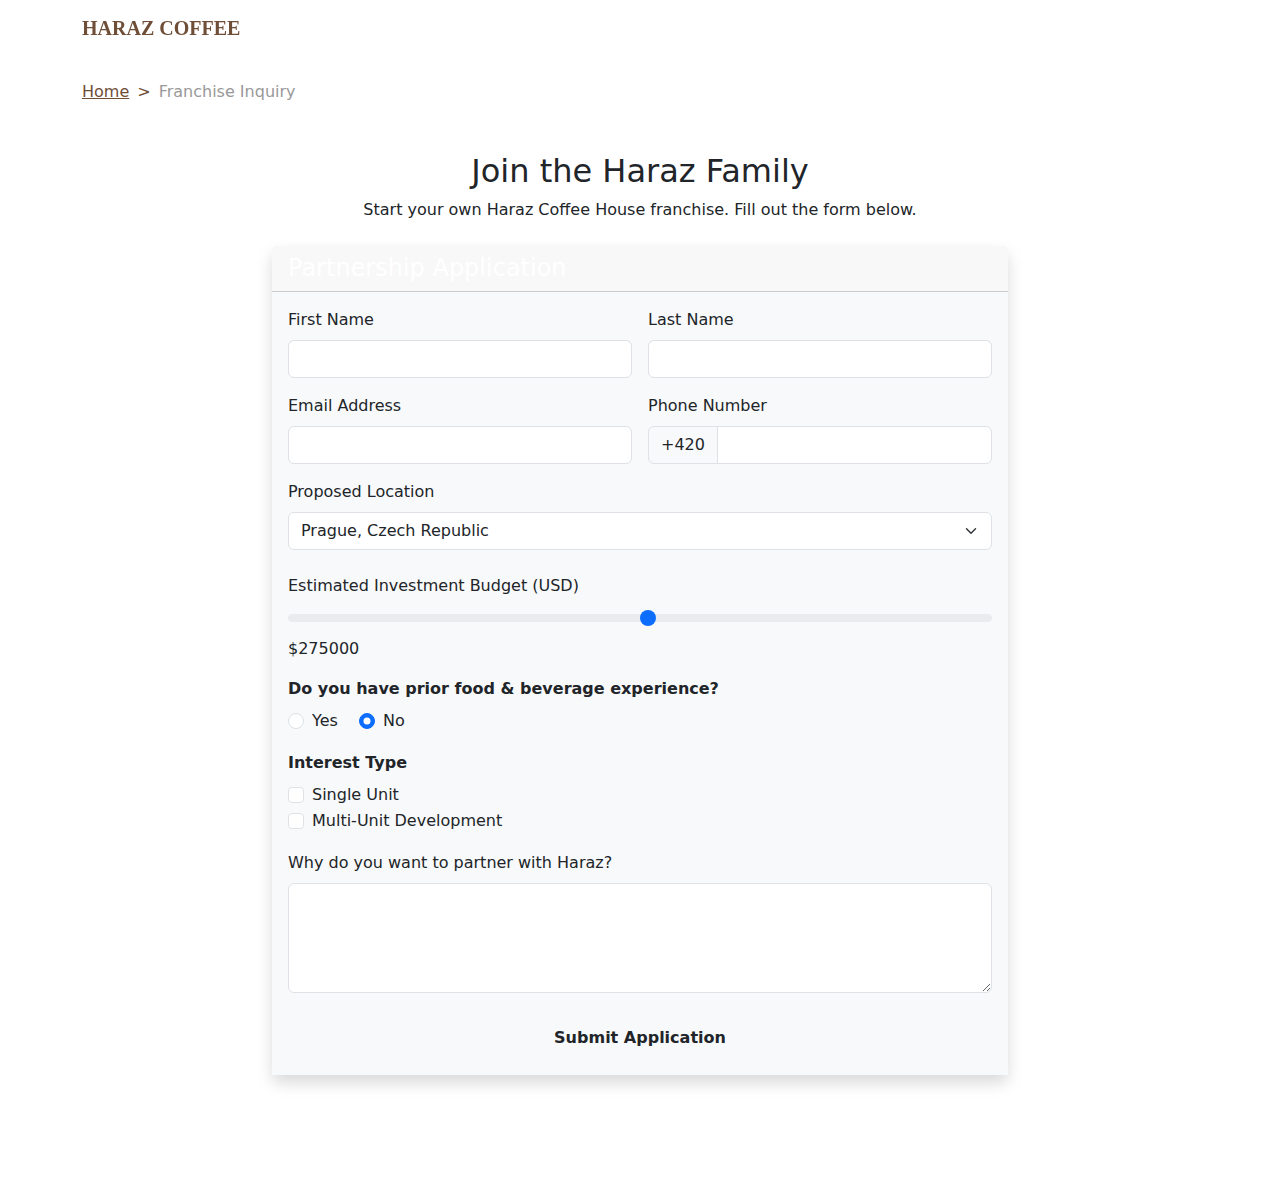
<file: register.html>
<!DOCTYPE html>
<html lang="cs">
<head>
    <meta charset="UTF-8">
    <meta name="viewport" content="width=device-width, initial-scale=1.0">
    <title>Haraz Coffee - Franchise</title>
    <link href="https://cdn.jsdelivr.net/npm/bootstrap@5.3.0/dist/css/bootstrap.min.css" rel="stylesheet">
    <link rel="stylesheet" href="style.css"> </head>
<body>

<nav class="navbar navbar-expand-lg navbar-dark bg-haraz-dark sticky-top">
    <div class="container">
        <a class="navbar-brand" href="index.html">HARAZ COFFEE</a>
        <button class="navbar-toggler" type="button" data-bs-toggle="collapse" data-bs-target="#navbarNav">
            <span class="navbar-toggler-icon"></span>
        </button>
        <div class="collapse navbar-collapse" id="navbarNav">
            <ul class="navbar-nav ms-auto">
                <li class="nav-item"><a class="nav-link" href="index.html">Home</a></li>
                <li class="nav-item"><a class="nav-link" href="inventory.html">Haraz Beans</a></li>
                <li class="nav-item"><a class="nav-link active" href="register.html">Franchise</a></li>
            </ul>
        </div>
    </div>
</nav>

<div class="container mt-4">
    <nav aria-label="breadcrumb">
        <ol class="breadcrumb">
            <li class="breadcrumb-item"><a href="index.html">Home</a></li>
            <li class="breadcrumb-item active" aria-current="page">Franchise Inquiry</li>
        </ol>
    </nav>
</div>

<div class="container my-5">
    <div class="row justify-content-center">
        <div class="col-lg-8">
            <div class="text-center mb-4">
                <h2 class="text-haraz-gold">Join the Haraz Family</h2>
                <p>Start your own Haraz Coffee House franchise. Fill out the form below.</p>
            </div>

            <div class="card shadow border-0">
                <div class="card-header bg-haraz-dark text-white">
                    <h4 class="mb-0">Partnership Application</h4>
                </div>
                <div class="card-body bg-light">
                    <form class="row g-3 needs-validation">

                        <div class="col-md-6">
                            <label class="form-label">First Name</label>
                            <input type="text" class="form-control" required>
                        </div>
                        <div class="col-md-6">
                            <label class="form-label">Last Name</label>
                            <input type="text" class="form-control" required>
                        </div>

                        <div class="col-md-6">
                            <label class="form-label">Email Address</label>
                            <input type="email" class="form-control" required>
                        </div>
                        <div class="col-md-6">
                            <label class="form-label">Phone Number</label>
                            <div class="input-group">
                                <span class="input-group-text">+420</span>
                                <input type="tel" class="form-control">
                            </div>
                        </div>

                        <div class="col-md-12">
                            <label class="form-label">Proposed Location</label>
                            <select class="form-select">
                                <option selected>Prague, Czech Republic</option>
                                <option>Brno, Czech Republic</option>
                                <option>Ostrava, Czech Republic</option>
                                <option>International (Other)</option>
                            </select>
                        </div>

                        <div class="col-12 mt-4">
                            <label class="form-label">Estimated Investment Budget (USD)</label>
                            <input type="range" class="form-range" min="50000" max="500000" step="10000" id="budgetRange" oninput="this.nextElementSibling.value = '$' + this.value">
                            <output>$275000</output>
                        </div>

                        <div class="col-12 mt-3">
                            <label class="form-label d-block fw-bold">Do you have prior food & beverage experience?</label>
                            <div class="form-check form-check-inline">
                                <input class="form-check-input" type="radio" name="expRadio" id="expYes" value="yes">
                                <label class="form-check-label" for="expYes">Yes</label>
                            </div>
                            <div class="form-check form-check-inline">
                                <input class="form-check-input" type="radio" name="expRadio" id="expNo" value="no" checked>
                                <label class="form-check-label" for="expNo">No</label>
                            </div>
                        </div>

                        <div class="col-12">
                            <label class="form-label d-block fw-bold">Interest Type</label>
                            <div class="form-check">
                                <input class="form-check-input" type="checkbox" id="checkSingle">
                                <label class="form-check-label" for="checkSingle">Single Unit</label>
                            </div>
                            <div class="form-check">
                                <input class="form-check-input" type="checkbox" id="checkMulti">
                                <label class="form-check-label" for="checkMulti">Multi-Unit Development</label>
                            </div>
                        </div>

                        <div class="col-12">
                            <label class="form-label">Why do you want to partner with Haraz?</label>
                            <textarea class="form-control" rows="4"></textarea>
                        </div>

                        <div class="col-12 mt-4">
                            <button type="submit" class="btn btn-haraz w-100 py-2 fw-bold">Submit Application</button>
                        </div>
                    </form>
                </div>
            </div>
        </div>
    </div>
</div>

<footer class="bg-haraz-dark text-white text-center py-3 mt-5">
    <p>&copy; 2023 Haraz Coffee House Franchise Systems</p>
</footer>

<script src="https://cdn.jsdelivr.net/npm/bootstrap@5.3.0/dist/js/bootstrap.bundle.min.js"></script>
</body>
</html>
</file>
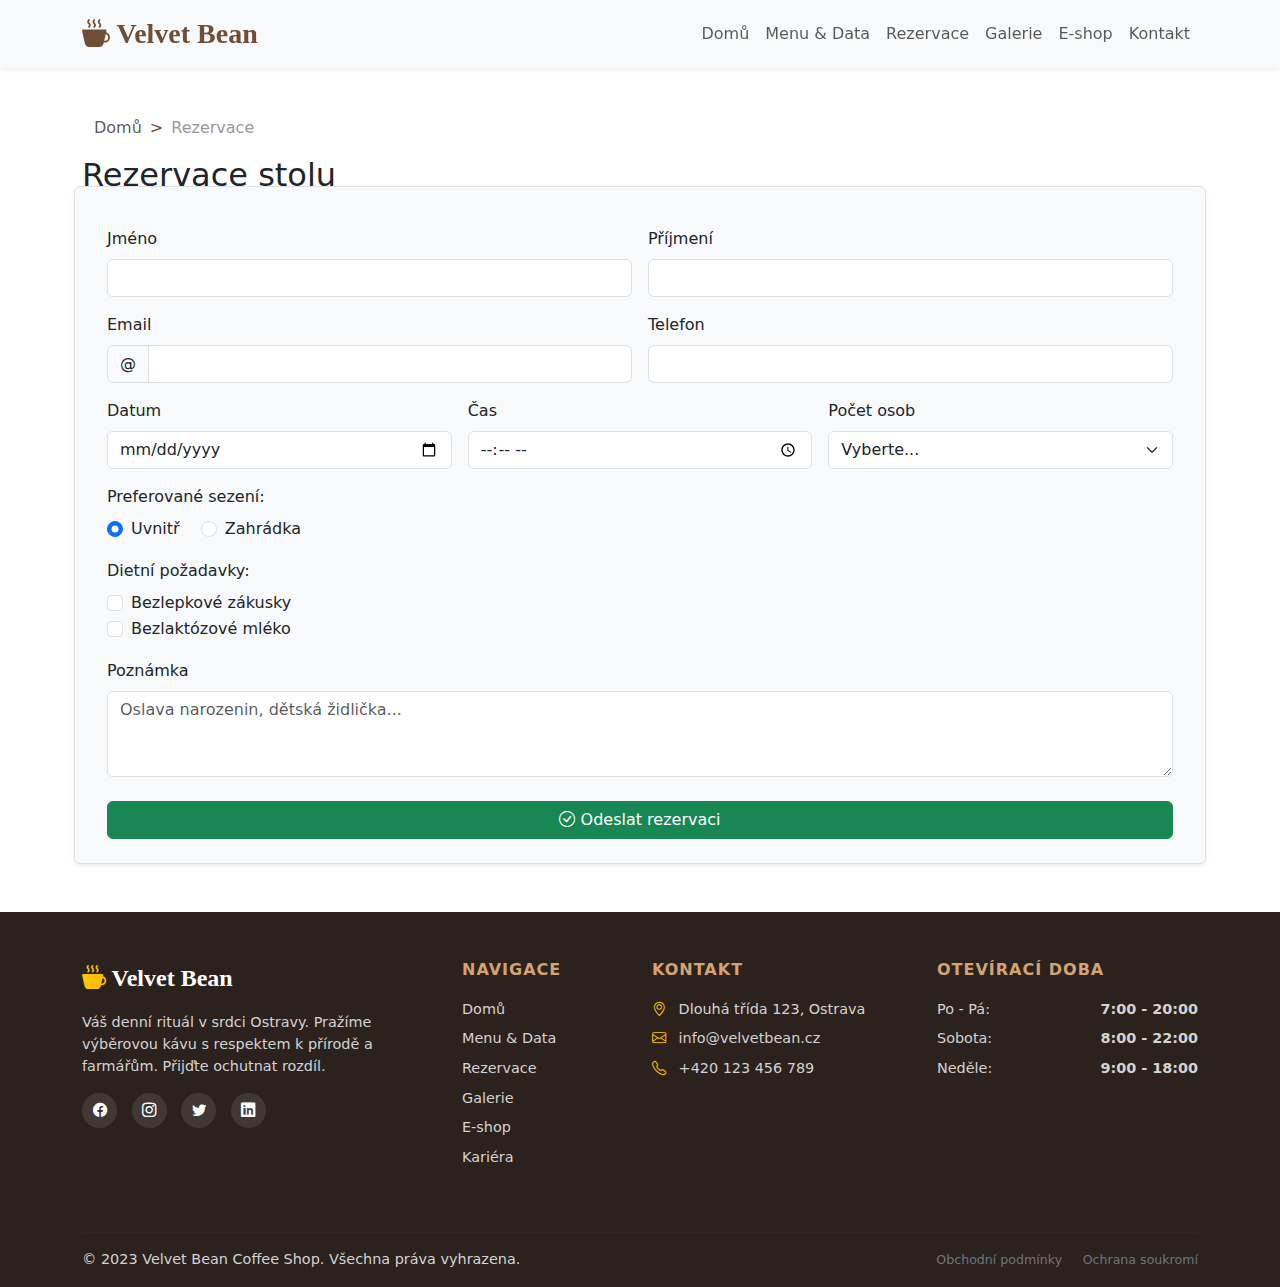
<file: reservation.html>
<!DOCTYPE html>
<html lang="cs">
<head>
    <meta charset="UTF-8">
    <meta name="viewport" content="width=device-width, initial-scale=1.0">
    <title>Velvet Bean Coffee Shop</title>
    <link href="https://cdn.jsdelivr.net/npm/bootstrap@5.3.0/dist/css/bootstrap.min.css" rel="stylesheet">
    <link rel="stylesheet" href="https://cdn.jsdelivr.net/npm/bootstrap-icons@1.10.5/font/bootstrap-icons.css">
    <link rel="stylesheet" href="style.css">
</head>
<body>

<nav class="navbar navbar-expand-lg navbar-light bg-light sticky-top shadow-sm">
    <div class="container">
        <a class="navbar-brand fs-3" href="index.html">
            <i class="bi bi-cup-hot-fill"></i> Velvet Bean
        </a>
        <button class="navbar-toggler" type="button" data-bs-toggle="collapse" data-bs-target="#navbarNav">
            <span class="navbar-toggler-icon"></span>
        </button>
        <div class="collapse navbar-collapse" id="navbarNav">
            <ul class="navbar-nav ms-auto">
                <li class="nav-item"><a class="nav-link" href="index.html">Domů</a></li>
                <li class="nav-item"><a class="nav-link" href="menu.html">Menu & Data</a></li>
                <li class="nav-item"><a class="nav-link" href="reservation.html">Rezervace</a></li>
                <li class="nav-item"><a class="nav-link" href="gallery.html">Galerie</a></li>
                <li class="nav-item"><a class="nav-link" href="eshop.html">E-shop</a></li>
                <li class="nav-item"><a class="nav-link" href="contact.html">Kontakt</a></li>
            </ul>
        </div>
    </div>
</nav>

<div class="container my-5">
    <nav aria-label="breadcrumb" class="my-3">
        <div class="container">
            <ol class="breadcrumb">
                <li class="breadcrumb-item"><a href="index.html" class="text-decoration-none text-muted">Domů</a></li>
                <li class="breadcrumb-item active" aria-current="page">Rezervace</li>
            </ol>
        </div>
    </nav>

    <h2>Rezervace stolu</h2>
    <form class="row g-3 p-4 border rounded shadow-sm bg-light">

        <div class="col-md-6">
            <label for="firstName" class="form-label">Jméno</label>
            <input type="text" class="form-control" id="firstName" required>
        </div>
        <div class="col-md-6">
            <label for="lastName" class="form-label">Příjmení</label>
            <input type="text" class="form-control" id="lastName" required>
        </div>

        <div class="col-md-6">
            <label for="email" class="form-label">Email</label>
            <div class="input-group">
                <span class="input-group-text">@</span>
                <input type="email" class="form-control" id="email" required>
            </div>
        </div>

        <div class="col-md-6">
            <label for="phone" class="form-label">Telefon</label>
            <input type="tel" class="form-control" id="phone">
        </div>

        <div class="col-md-4">
            <label for="date" class="form-label">Datum</label>
            <input type="date" class="form-control" id="date">
        </div>

        <div class="col-md-4">
            <label for="time" class="form-label">Čas</label>
            <input type="time" class="form-control" id="time">
        </div>

        <div class="col-md-4">
            <label for="guests" class="form-label">Počet osob</label>
            <select id="guests" class="form-select">
                <option selected>Vyberte...</option>
                <option value="1">1 osoba</option>
                <option value="2">2 osoby</option>
                <option value="4">3-4 osoby</option>
                <option value="5">5+ osob</option>
            </select>
        </div>

        <div class="col-12">
            <label class="form-label d-block">Preferované sezení:</label>
            <div class="form-check form-check-inline">
                <input class="form-check-input" type="radio" name="seating" id="indoor" value="indoor" checked>
                <label class="form-check-label" for="indoor">Uvnitř</label>
            </div>
            <div class="form-check form-check-inline">
                <input class="form-check-input" type="radio" name="seating" id="outdoor" value="outdoor">
                <label class="form-check-label" for="outdoor">Zahrádka</label>
            </div>
        </div>

        <div class="col-12">
            <label class="form-label d-block">Dietní požadavky:</label>
            <div class="form-check">
                <input class="form-check-input" type="checkbox" id="glutenFree">
                <label class="form-check-label" for="glutenFree">Bezlepkové zákusky</label>
            </div>
            <div class="form-check">
                <input class="form-check-input" type="checkbox" id="lactoseFree">
                <label class="form-check-label" for="lactoseFree">Bezlaktózové mléko</label>
            </div>
        </div>

        <div class="col-12">
            <label for="notes" class="form-label">Poznámka</label>
            <textarea class="form-control" id="notes" rows="3" placeholder="Oslava narozenin, dětská židlička..."></textarea>
        </div>

        <div class="col-12 mt-4">
            <button type="submit" class="btn btn-success w-100">
                <i class="bi bi-check-circle"></i> Odeslat rezervaci
            </button>
        </div>
    </form>
</div>

<footer class="footer-custom pt-5 pb-3 mt-5">
    <div class="container">
        <div class="row">

            <div class="col-lg-4 col-md-6 mb-4">
                <a href="#" class="footer-logo d-block mb-3">
                    <i class="bi bi-cup-hot-fill text-warning"></i> Velvet Bean
                </a>
                <p>
                    Váš denní rituál v srdci Ostravy. Pražíme výběrovou kávu s respektem k přírodě a farmářům. Přijďte ochutnat rozdíl.
                </p>
                <div class="mt-3">
                    <a href="#" class="social-icon"><i class="bi bi-facebook"></i></a>
                    <a href="#" class="social-icon"><i class="bi bi-instagram"></i></a>
                    <a href="#" class="social-icon"><i class="bi bi-twitter"></i></a>
                    <a href="#" class="social-icon"><i class="bi bi-linkedin"></i></a>
                </div>
            </div>

            <div class="col-lg-2 col-md-6 mb-4">
                <h5 class="footer-heading">Navigace</h5>
                <ul class="list-unstyled">
                    <li><a href="index.html" class="footer-link">Domů</a></li>
                    <li><a href="menu.html" class="footer-link">Menu & Data</a></li>
                    <li><a href="reservation.html" class="footer-link">Rezervace</a></li>
                    <li><a href="gallery.html" class="footer-link">Galerie</a></li>
                    <li><a href="eshop.html" class="footer-link">E-shop</a></li>
                    <li><a href="contact.html" class="footer-link">Kariéra</a></li>
                </ul>
            </div>

            <div class="col-lg-3 col-md-6 mb-4">
                <h5 class="footer-heading">Kontakt</h5>
                <ul class="list-unstyled">
                    <li class="mb-2">
                        <i class="bi bi-geo-alt me-2 text-warning"></i> Dlouhá třída 123, Ostrava
                    </li>
                    <li class="mb-2">
                        <i class="bi bi-envelope me-2 text-warning"></i> info@velvetbean.cz
                    </li>
                    <li class="mb-2">
                        <i class="bi bi-telephone me-2 text-warning"></i> +420 123 456 789
                    </li>
                </ul>
            </div>

            <div class="col-lg-3 col-md-6 mb-4">
                <h5 class="footer-heading">Otevírací doba</h5>
                <ul class="list-unstyled">
                    <li class="d-flex justify-content-between mb-2">
                        <span>Po - Pá:</span>
                        <span class="fw-bold">7:00 - 20:00</span>
                    </li>
                    <li class="d-flex justify-content-between mb-2">
                        <span>Sobota:</span>
                        <span class="fw-bold">8:00 - 22:00</span>
                    </li>
                    <li class="d-flex justify-content-between mb-2">
                        <span>Neděle:</span>
                        <span class="fw-bold">9:00 - 18:00</span>
                    </li>
                </ul>
            </div>
        </div>

        <hr class="footer-divider mb-3">
        <div class="row align-items-center">
            <div class="col-md-6 text-center text-md-start">
                <p class="mb-0">&copy; 2023 Velvet Bean Coffee Shop. Všechna práva vyhrazena.</p>
            </div>
            <div class="col-md-6 text-center text-md-end">
                <a href="#" class="text-secondary text-decoration-none small me-3">Obchodní podmínky</a>
                <a href="#" class="text-secondary text-decoration-none small">Ochrana soukromí</a>
            </div>
        </div>
    </div>
</footer>

<script src="https://cdn.jsdelivr.net/npm/bootstrap@5.3.0/dist/js/bootstrap.bundle.min.js"></script>
</body>
</html>
</file>
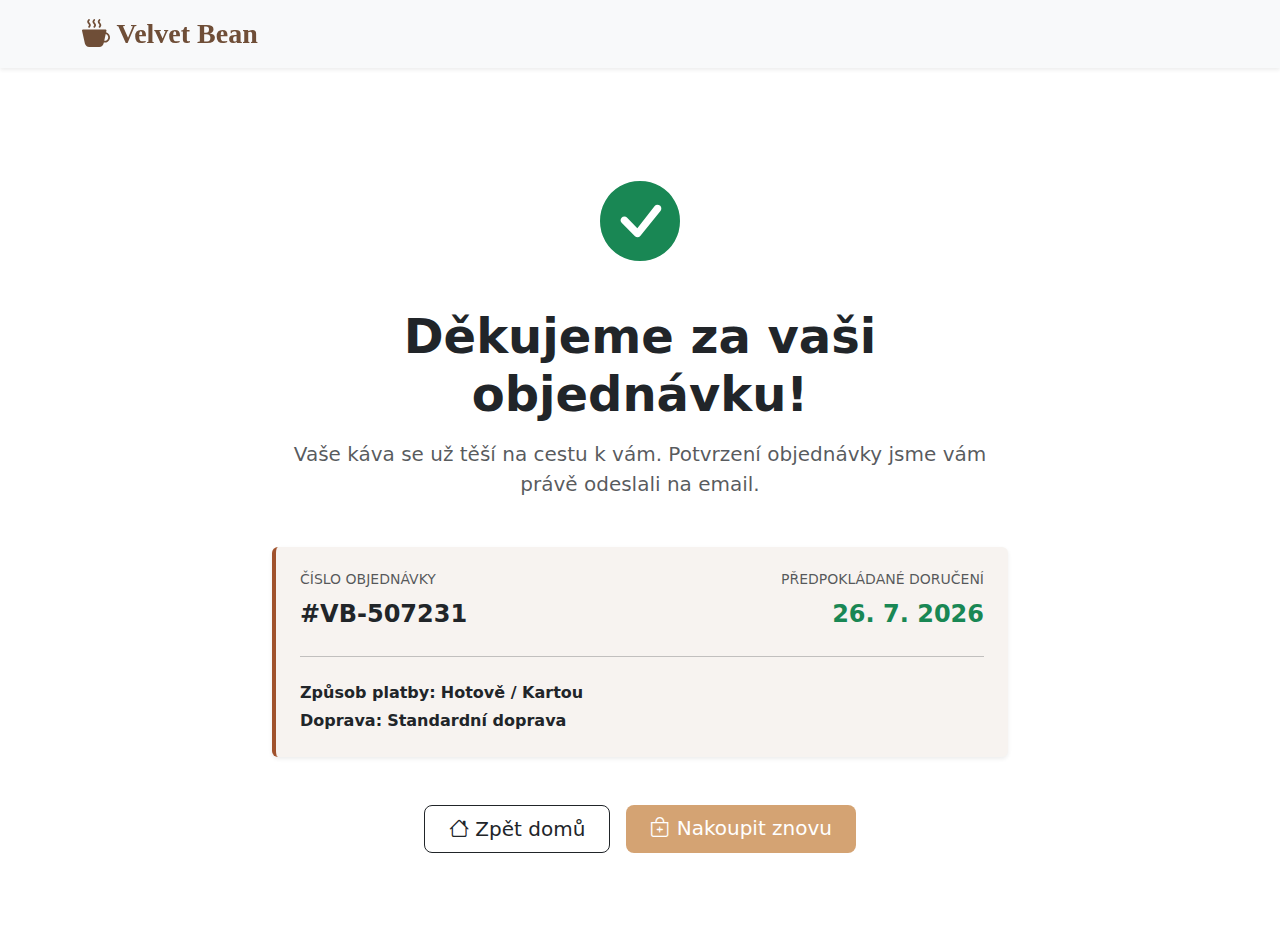
<file: thankyou.html>
<!DOCTYPE html>
<html lang="cs">
<head>
    <meta charset="UTF-8">
    <meta name="viewport" content="width=device-width, initial-scale=1.0">
    <title>Děkujeme za objednávku | Velvet Bean</title>
    <link href="https://cdn.jsdelivr.net/npm/bootstrap@5.3.0/dist/css/bootstrap.min.css" rel="stylesheet">
    <link rel="stylesheet" href="https://cdn.jsdelivr.net/npm/bootstrap-icons@1.10.5/font/bootstrap-icons.css">
    <link rel="stylesheet" href="style.css">

</head>
<body>

<nav class="navbar navbar-expand-lg navbar-light bg-light sticky-top shadow-sm">
    <div class="container">
        <a class="navbar-brand fs-3" href="index.html" style="font-family: 'Georgia', serif; font-weight: bold; color: #6f4e37;">
            <i class="bi bi-cup-hot-fill"></i> Velvet Bean
        </a>
    </div>
</nav>

<div class="container my-5 py-5">
    <div class="row justify-content-center text-center">
        <div class="col-lg-8">

            <div class="mb-4">
                <i class="bi bi-check-circle-fill success-icon"></i>
            </div>

            <h1 class="display-5 fw-bold mb-3">Děkujeme za vaši objednávku!</h1>
            <p class="lead text-muted mb-5">
                Vaše káva se už těší na cestu k vám. Potvrzení objednávky jsme vám právě odeslali na email.
            </p>

            <div class="card order-card shadow-sm p-4 mb-5 text-start">
                <div class="row">
                    <div class="col-md-6 mb-3 mb-md-0">
                        <h5 class="text-muted text-uppercase small ls-1">Číslo objednávky</h5>
                        <p class="fs-4 fw-bold mb-0" id="order-id">#VB-000000</p>
                    </div>
                    <div class="col-md-6 text-md-end">
                        <h5 class="text-muted text-uppercase small ls-1">Předpokládané doručení</h5>
                        <p class="fs-4 fw-bold mb-0 text-success" id="delivery-date">Načítání...</p>
                    </div>
                </div>
                <hr class="my-4">
                <div class="row">
                    <div class="col-12">
                        <p class="mb-1">
                            <strong>Způsob platby:</strong>
                            <span id="summary-payment" class="text-dark fw-bold">Načítání...</span>
                        </p>
                        <p class="mb-0">
                            <strong>Doprava:</strong>
                            <span id="summary-shipping" class="text-dark fw-bold">Načítání...</span>
                        </p>
                    </div>
                </div>
            </div>

            <div class="d-flex justify-content-center gap-3 flex-column flex-sm-row">
                <a href="index.html" class="btn btn-outline-dark btn-lg px-4">
                    <i class="bi bi-house"></i> Zpět domů
                </a>
                <a href="eshop.html" class="btn btn-warning btn-lg px-4 text-white" style="background-color: #d4a373; border: none;">
                    <i class="bi bi-bag-plus"></i> Nakoupit znovu
                </a>
            </div>

        </div>
    </div>
</div>

<script>
    document.addEventListener("DOMContentLoaded", function() {
        console.log("----- NAČÍTÁM STRÁNKU DĚKUJEME -----");

        // 1. Generování čísla a data
        const randomOrderNum = Math.floor(Math.random() * 900000) + 100000;
        const orderEl = document.getElementById('order-id');
        if(orderEl) orderEl.innerText = '#VB-' + randomOrderNum;

        const deliveryDate = new Date();
        deliveryDate.setDate(deliveryDate.getDate() + 2);
        const dateEl = document.getElementById('delivery-date');
        if(dateEl) dateEl.innerText = deliveryDate.toLocaleDateString('cs-CZ');

        // 2. NAČTENÍ DAT Z URL ADRESY
        // Použijeme nástroj URLSearchParams
        const params = new URLSearchParams(window.location.search);

        const savedShipping = params.get('shipping');
        const savedPayment = params.get('payment');
        // const savedTotal = params.get('total'); // Můžeš použít i cenu, pokud chceš

        console.log("Doprava z URL:", savedShipping);
        console.log("Platba z URL:", savedPayment);

        // 3. VLOŽENÍ DO STRÁNKY
        const shippingEl = document.getElementById('summary-shipping');
        const paymentEl = document.getElementById('summary-payment');

        if (shippingEl) {
            shippingEl.innerText = savedShipping ? savedShipping : "Standardní doprava";
        }
        if (paymentEl) {
            paymentEl.innerText = savedPayment ? savedPayment : "Hotově / Kartou";
        }
    });
</script>

<script src="https://cdn.jsdelivr.net/npm/bootstrap@5.3.0/dist/js/bootstrap.bundle.min.js"></script>
</body>
</html>
</file>
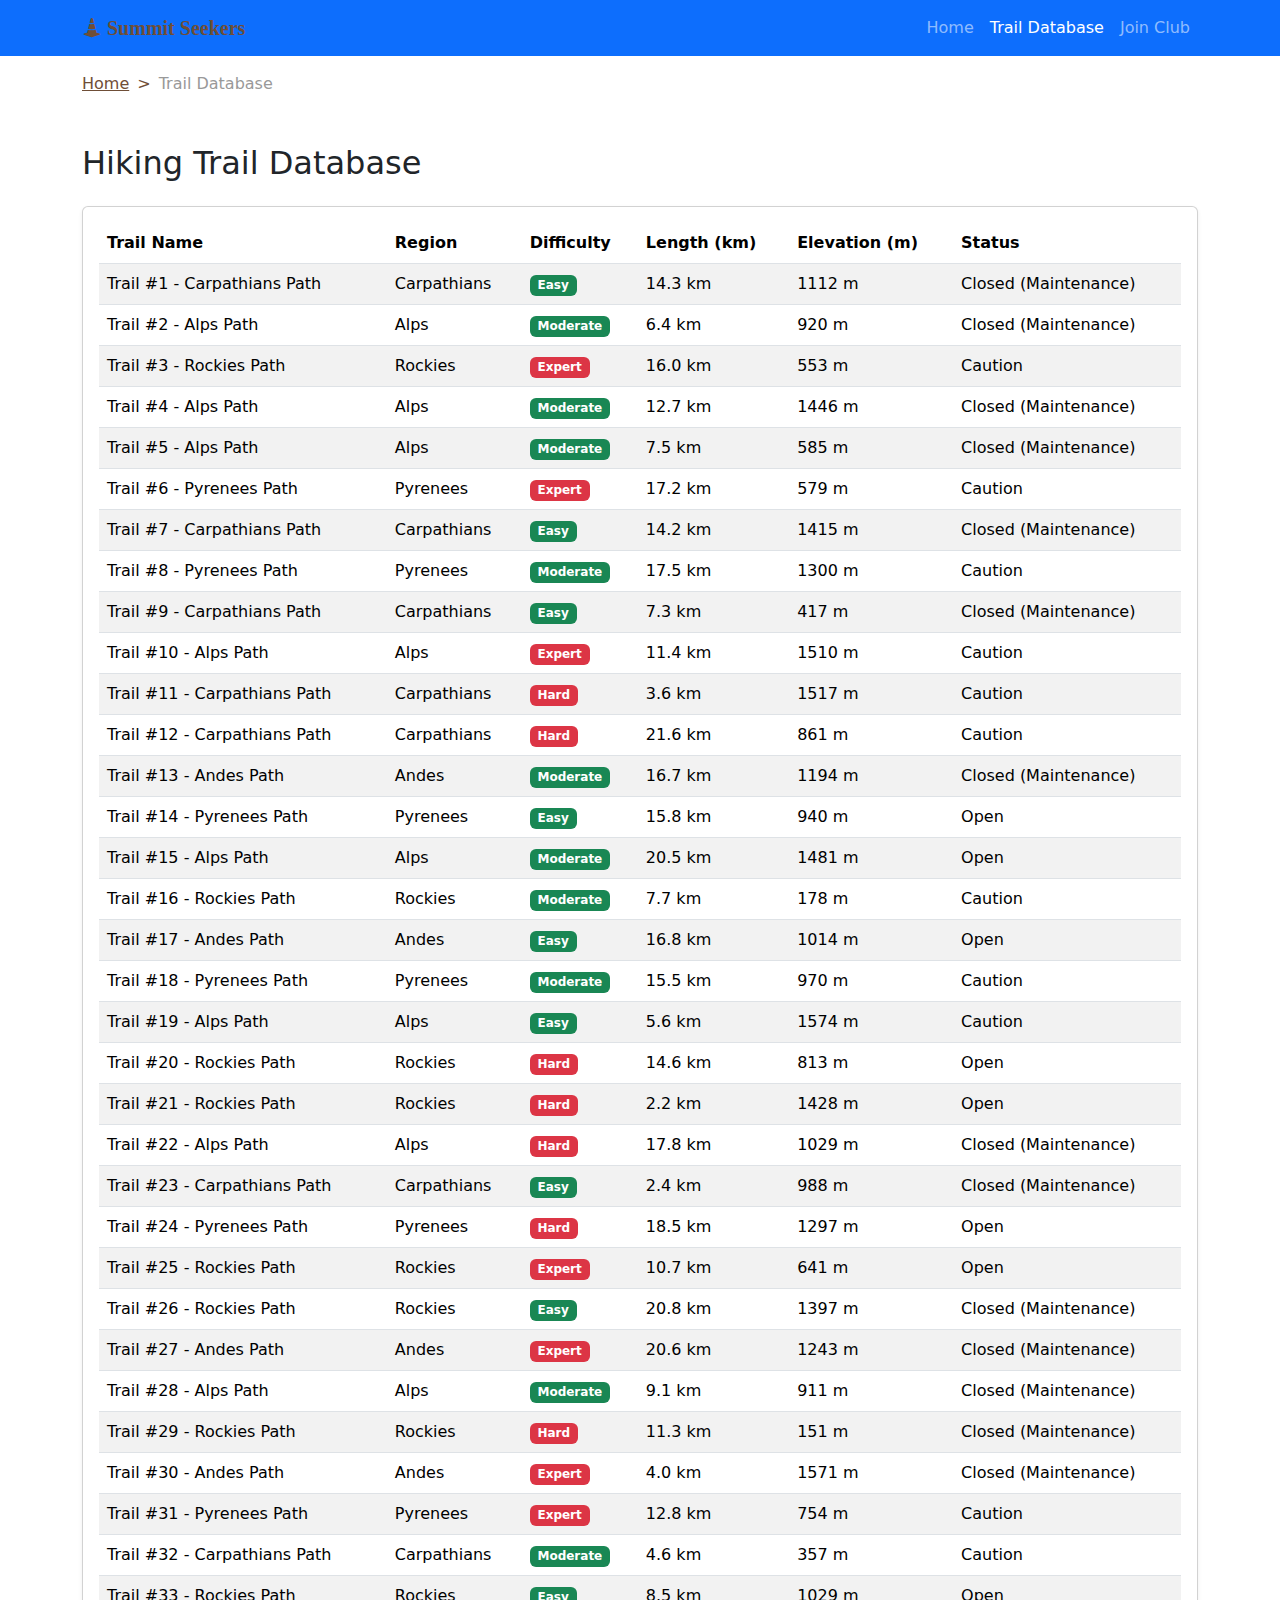
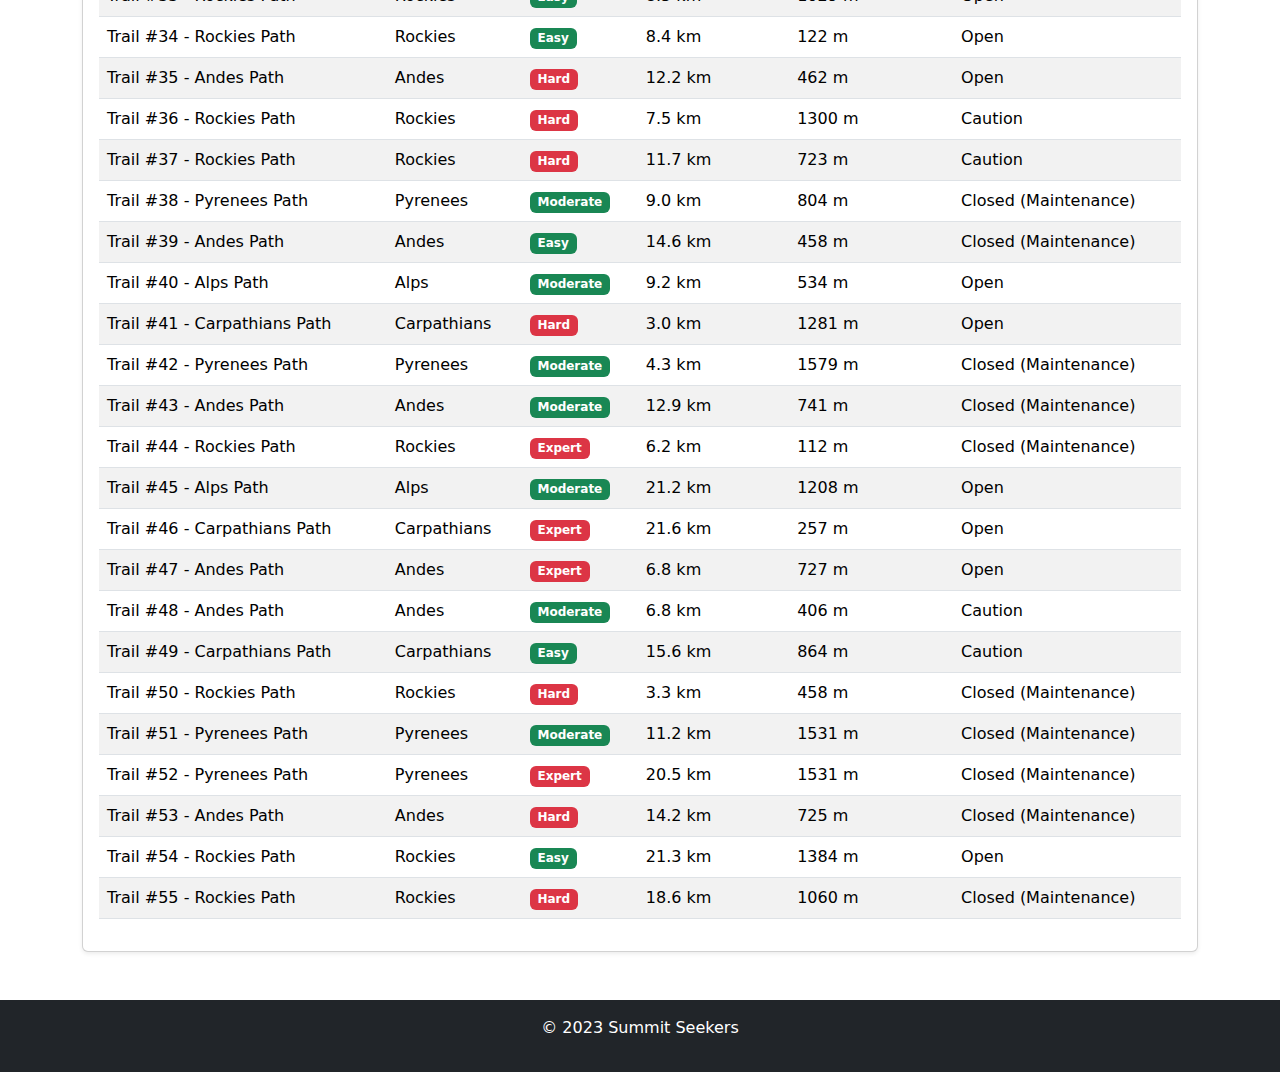
<file: trails.html>
<!DOCTYPE html>
<html lang="en">
<head>
    <meta charset="UTF-8">
    <meta name="viewport" content="width=device-width, initial-scale=1.0">
    <title>Summit Seekers - Trails</title>
    <link href="https://cdn.jsdelivr.net/npm/bootstrap@5.3.0/dist/css/bootstrap.min.css" rel="stylesheet">
    <link rel="stylesheet" href="https://cdn.jsdelivr.net/npm/bootstrap-icons@1.10.0/font/bootstrap-icons.css">
    <link rel="stylesheet" href="https://cdn.datatables.net/1.13.4/css/dataTables.bootstrap5.min.css">
    <link rel="stylesheet" href="style.css">
</head>
<body>

<nav class="navbar navbar-expand-lg navbar-dark bg-primary sticky-top">
    <div class="container">
        <a class="navbar-brand" href="index.html"><i class="bi bi-cone-striped"></i> Summit Seekers</a>
        <button class="navbar-toggler" type="button" data-bs-toggle="collapse" data-bs-target="#navbarNav">
            <span class="navbar-toggler-icon"></span>
        </button>
        <div class="collapse navbar-collapse" id="navbarNav">
            <ul class="navbar-nav ms-auto">
                <li class="nav-item"><a class="nav-link" href="index.html">Home</a></li>
                <li class="nav-item"><a class="nav-link active" href="trails.html">Trail Database</a></li>
                <li class="nav-item"><a class="nav-link" href="register.html">Join Club</a></li>
            </ul>
        </div>
    </div>
</nav>

<div class="container mt-3">
    <nav aria-label="breadcrumb">
        <ol class="breadcrumb">
            <li class="breadcrumb-item"><a href="index.html">Home</a></li>
            <li class="breadcrumb-item active" aria-current="page">Trail Database</li>
        </ol>
    </nav>
</div>

<div class="container my-5">
    <h2 class="mb-4">Hiking Trail Database</h2>
    <div class="card p-3 shadow-sm">
        <table id="trailsTable" class="table table-striped" style="width:100%">
            <thead>
            <tr>
                <th>Trail Name</th>
                <th>Region</th>
                <th>Difficulty</th>
                <th>Length (km)</th>
                <th>Elevation (m)</th>
                <th>Status</th>
            </tr>
            </thead>
            <tbody id="tableBody">
            </tbody>
        </table>
    </div>
</div>

<footer class="bg-dark text-white text-center py-3 mt-5">
    <p>&copy; 2023 Summit Seekers</p>
</footer>

<script src="https://code.jquery.com/jquery-3.6.0.min.js"></script>
<script src="https://cdn.jsdelivr.net/npm/bootstrap@5.3.0/dist/js/bootstrap.bundle.min.js"></script>
<script src="https://cdn.datatables.net/1.13.4/js/jquery.dataTables.min.js"></script>
<script src="https://cdn.datatables.net/1.13.4/js/dataTables.bootstrap5.min.js"></script>

<script>
    // Script to generate 50 records dynamically so the code block isn't huge
    const regions = ["Alps", "Rockies", "Andes", "Carpathians", "Pyrenees"];
    const difficulties = ["Easy", "Moderate", "Hard", "Expert"];
    const statuses = ["Open", "Closed (Maintenance)", "Caution"];

    const tableBody = document.getElementById('tableBody');

    for (let i = 1; i <= 55; i++) {
        const region = regions[Math.floor(Math.random() * regions.length)];
        const difficulty = difficulties[Math.floor(Math.random() * difficulties.length)];
        const status = statuses[Math.floor(Math.random() * statuses.length)];
        const length = (Math.random() * 20 + 2).toFixed(1);
        const elevation = Math.floor(Math.random() * 1500 + 100);

        const row = `<tr>
                <td>Trail #${i} - ${region} Path</td>
                <td>${region}</td>
                <td><span class="badge ${difficulty === 'Hard' || difficulty === 'Expert' ? 'bg-danger' : 'bg-success'}">${difficulty}</span></td>
                <td>${length} km</td>
                <td>${elevation} m</td>
                <td>${status}</td>
            </tr>`;
        tableBody.innerHTML += row;
    }

    // Initialize DataTable
    $(document).ready(function () {
        $('#trailsTable').DataTable();
    });
</script>
</body>
</html>
</file>
<file: style.css>
/* Kávová paleta barev */
:root {
    --vb-accent-brown: #A0522D; /* Barva svislé čáry a čísel */
    --vb-bg-soft: #f7f3f0;      /* Jemné pozadí za obrázkem */
}

/* Styl pro kontejner obrázku vlevo */
.image-card-bg {
    background-color: var(--vb-bg-soft);
    border-radius: 2rem; /* Velké zaoblení rohů (rounded-5 v novějším BS) */
    padding: 3rem;
    display: flex;
    justify-content: center;
    align-items: center;
}

/* Akcentní čára vedle nadpisu */
.heading-accent-border {
    border-left: 4px solid var(--vb-accent-brown);
    padding-left: 1.5rem;
}

/* Styl pro velká čísla ve statistikách */
.stat-number {
    color: var(--vb-accent-brown);
    font-weight: 700; /* Extra tučné */
    font-size: 3.5rem; /* Velikost jako display-4/5 */
    line-height: 1;
    margin-bottom: 0.5rem;
}

/* Styl pro malé popisky pod čísly */
.stat-label {
    font-size: 0.75rem;
    text-transform: uppercase;
    letter-spacing: 1px;
    color: #6c757d; /* Bootstrap text-muted */
    font-weight: 600;
}

/* Jemné stínování pro produktový obrázek, aby "vystoupil" */
.product-image-shadow {
    filter: drop-shadow(0 10px 15px rgba(0,0,0,0.1));
    max-height: 400px; /* Omezení výšky pro zachování proporcí */
    object-fit: contain;
}

     /* Vlastní styly jen pro tuto sekci */

     /* Odstranění spodní čáry celého kontejneru tabů */
 .nav-tabs-clean {
     border-bottom: none;
     justify-content: center; /* Zarovnání záložek na střed */
     margin-bottom: 2rem;
 }

/* Stylování jednotlivých odkazů (tlačítek) */
.nav-tabs-clean .nav-link {
    border: none !important;    /* Žádné rámečky */
    color: #888;                /* Šedá barva neaktivního tabu */
    font-weight: 500;
    padding: 10px 25px;
    transition: all 0.3s ease;
    background-color: transparent !important; /* Žádné pozadí */
    position: relative;
}

/* Hover efekt (když najedeš myší) */
.nav-tabs-clean .nav-link:hover {
    color: #6f4e37; /* Kávová hnědá */
}

/* Aktivní tab (vybraný) */
.nav-tabs-clean .nav-link.active {
    color: #6f4e37;     /* Tmavší hnědá pro aktivní */
    font-weight: bold;
}

/* Vytvoření podtržítka pomocí pseudo-elementu (animované) */
.nav-tabs-clean .nav-link::after {
    content: '';
    position: absolute;
    width: 0;
    height: 3px;
    bottom: 0;
    left: 50%;
    background-color: #6f4e37;
    transition: all 0.3s ease;
    transform: translateX(-50%); /* Centrování */
}

/* Když je tab aktivní, roztáhneme podtržítko */
.nav-tabs-clean .nav-link.active::after {
    width: 50%; /* Podtržítko bude pod polovinou textu */
}

/* Text obsahu */
.tab-text-content {
    max-width: 800px; /* Aby text nebyl roztažený přes celou šířku */
    margin: 0 auto;   /* Centrování bloku textu */
    line-height: 1.8; /* Lepší čitelnost */
    color: #555;
}

/* --- Vlastní styl Breadcrumbs pro Velvet Bean --- */

/* 1. Změna oddělovače z lomítka na šipku */
.breadcrumb-item + .breadcrumb-item::before {
    content: ">"; /* Můžeš zde dát i jiný znak, např. "•" */
    color: #6f4e37; /* Kávová hnědá */
}

/* 2. Styl odkazů (neaktivní položky) */
.breadcrumb-item a {
    color: #6f4e37; /* Hnědá barva místo modré */
    font-weight: 500;
    transition: color 0.2s ease;
}

/* 3. Hover efekt na odkazech */
.breadcrumb-item a:hover {
    color: #A0522D; /* Světlejší hnědá/bronzová při najetí */
    text-decoration: underline !important;
}

/* 4. Styl aktivní položky (aktuální stránka) */
.breadcrumb-item.active {
    color: #999; /* Jemná šedá, aby nerušila */
    font-weight: 400;
}

/* --- Styles pro Footer Velvet Bean --- */
.footer-custom {
    background-color: #2b221e !important; /* !important vynutí tuto barvu nad vším ostatním */
    color: #d3d3d3 !important;            /* Vynutíme i barvu textu */
    font-size: 0.9rem;
}

.footer-logo {
    font-family: 'Georgia', serif;
    font-weight: bold;
    color: #fff;
    text-decoration: none;
    font-size: 1.5rem;
}

/* Nadpisy sloupců */
.footer-heading {
    color: #d4a373; /* Zlatavá/Bronzová barva nadpisů (Crema) */
    font-weight: 700;
    margin-bottom: 1.2rem;
    text-transform: uppercase;
    font-size: 1rem;
    letter-spacing: 1px;
}

/* Odkazy v patičce */
.footer-link {
    color: #d3d3d3;
    text-decoration: none;
    transition: all 0.3s ease;
    display: inline-block;
    margin-bottom: 0.5rem;
}

.footer-link:hover {
    color: #d4a373; /* Změna barvy na zlatavou při najetí */
    transform: translateX(5px); /* Jemný posun doprava */
}

/* Ikony sociálních sítí */
.social-icon {
    width: 35px;
    height: 35px;
    background-color: rgba(255,255,255,0.1);
    display: inline-flex;
    align-items: center;
    justify-content: center;
    border-radius: 50%;
    color: #fff;
    margin-right: 10px;
    transition: background-color 0.3s ease;
    text-decoration: none;
}

.social-icon:hover {
    background-color: #d4a373;
    color: #2b221e;
}

.footer-divider {
    border-color: rgba(255,255,255,0.1);
}

/* Carousel */
.carousel-item img {
    height: 60vh;
    object-fit: cover;
    filter: brightness(0.7);
}

.navbar-brand {
    font-family: 'Georgia', serif;
    font-weight: bold;
    color: #6f4e37 !important;
}

.success-icon {
    font-size: 5rem;
    color: #198754; /* Bootstrap success green */
    animation: popIn 0.6s cubic-bezier(0.68, -0.55, 0.265, 1.55);
}

.order-card {
    background-color: var(--vb-bg-soft);
    border: none;
    border-left: 4px solid var(--vb-accent-brown);
}

@keyframes popIn {
    0% { transform: scale(0); opacity: 0; }
    100% { transform: scale(1); opacity: 1; }
}

/* Oprava barvy aktivního filtru v E-shopu */
#shop-filters .list-group-item.active {
    background-color: #6f4e37 !important;
    border-color: #6f4e37 !important;
    color: #fff !important;
}

/* Styl pro ikony v sekci "Proč my" */
.icon-circle {
    width: 80px;
    height: 80px;
    background-color: #fff; /* Bílé pozadí kroužku */
    border-radius: 50%;     /* Udělá z toho kruh */
    display: flex;
    align-items: center;
    justify-content: center;
    transition: transform 0.3s ease; /* Animace při najetí */
}

/* Efekt při najetí myší na kartu - ikona poskočí */
.card:hover .icon-circle {
    transform: translateY(-10px);
    background-color: #f7f3f0; /* Změna pozadí na béžovou */
}
</file>
